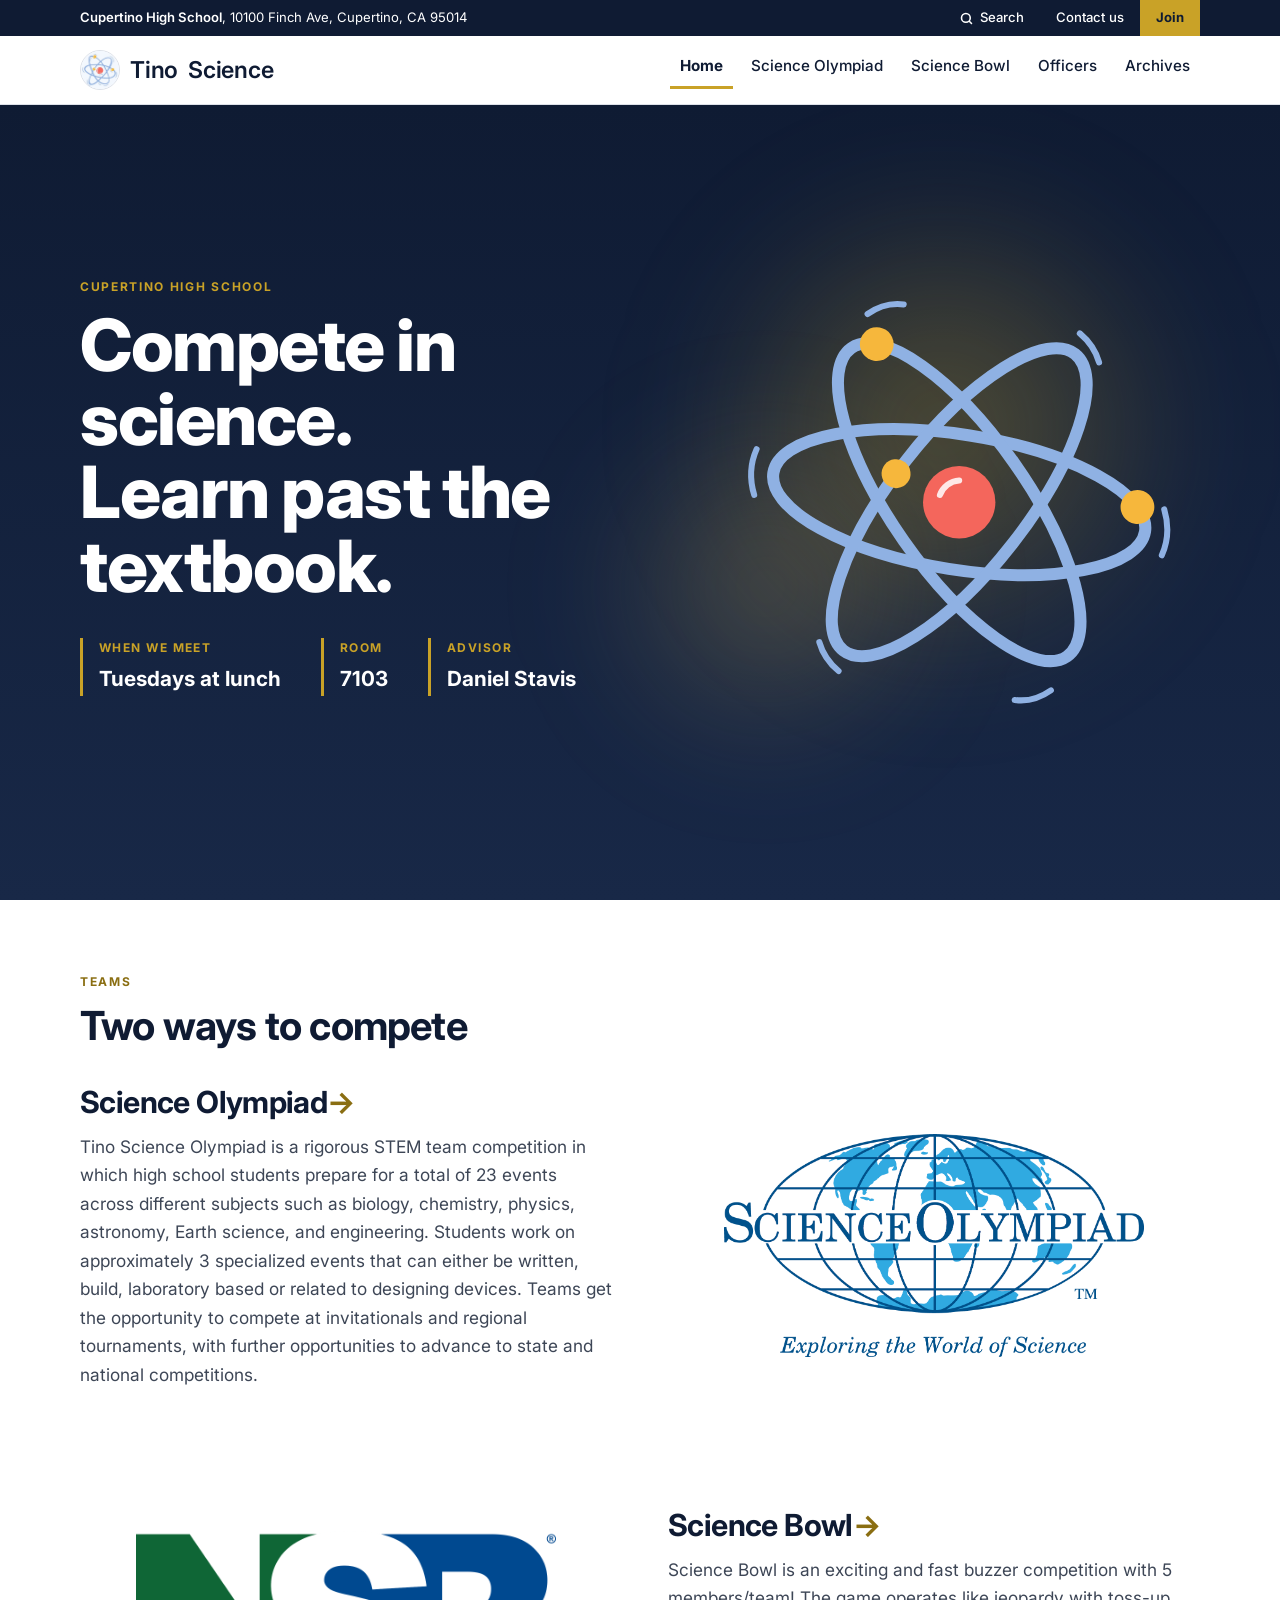
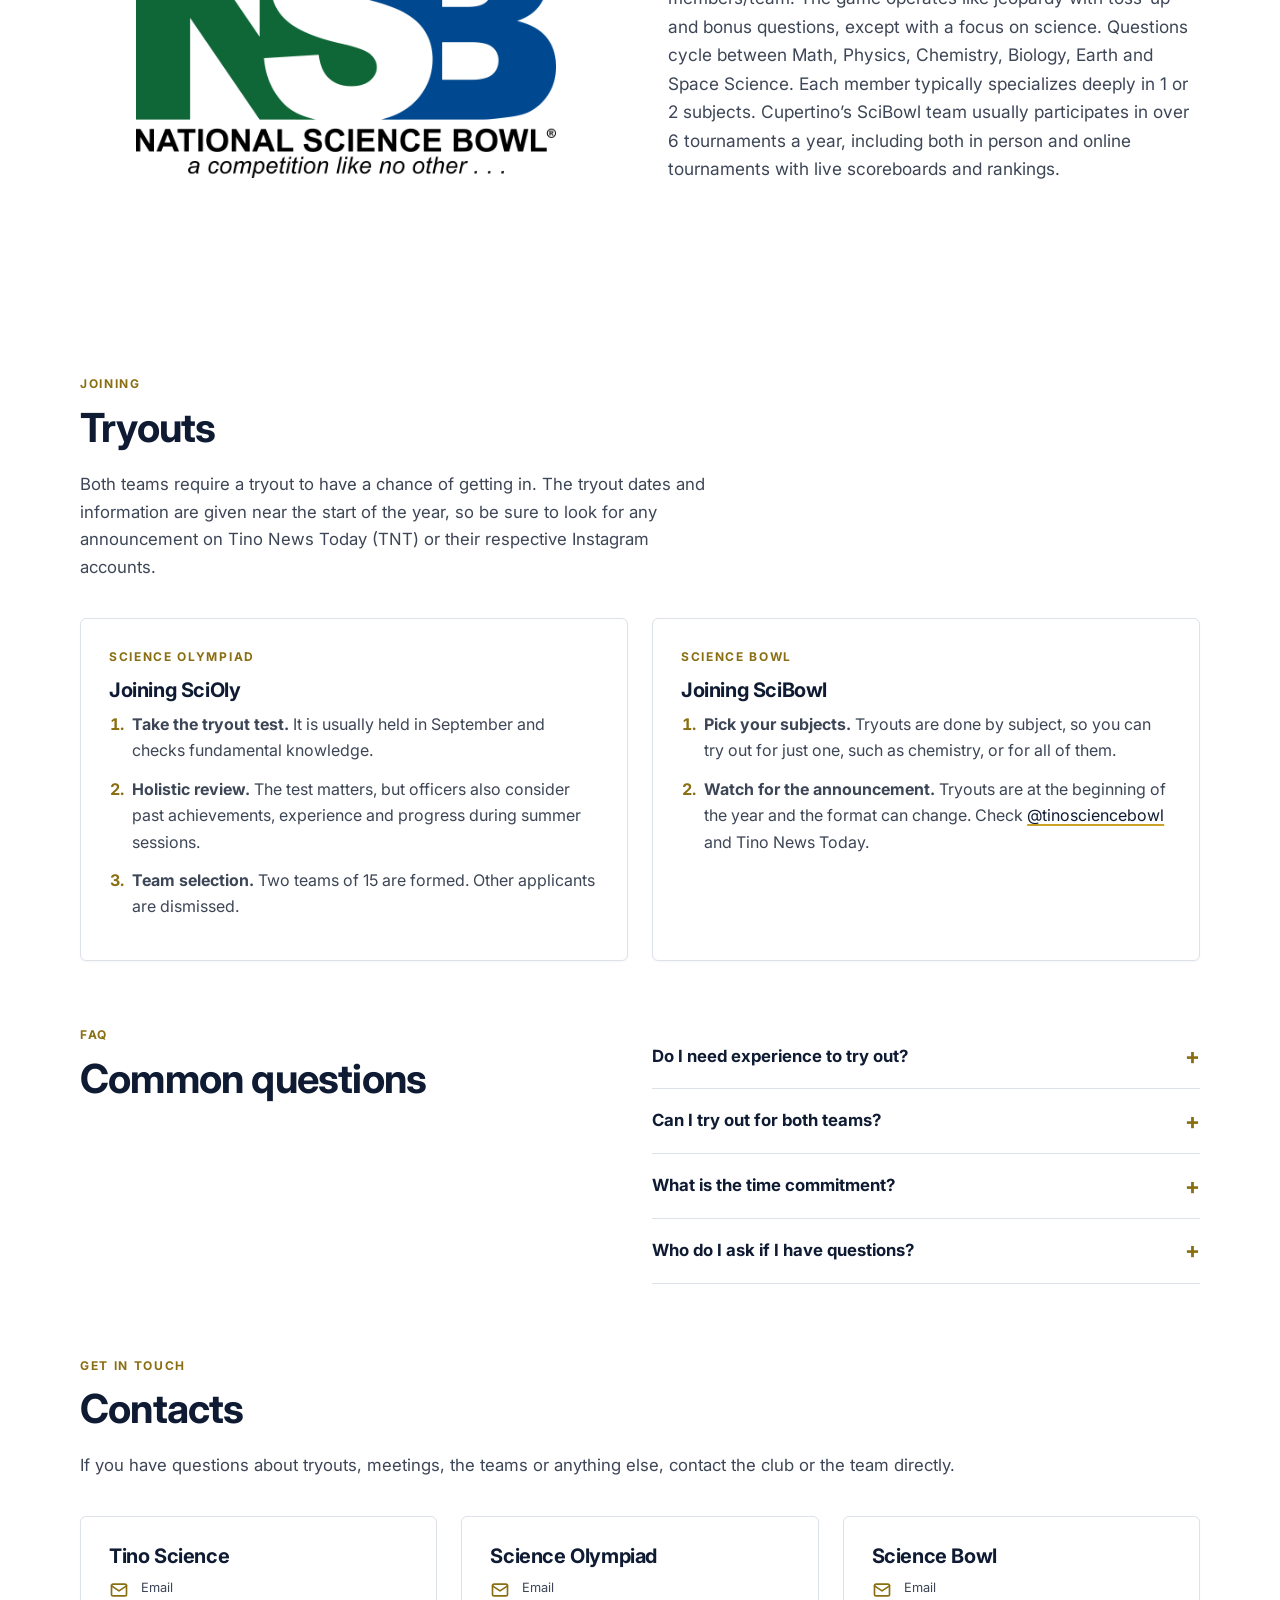
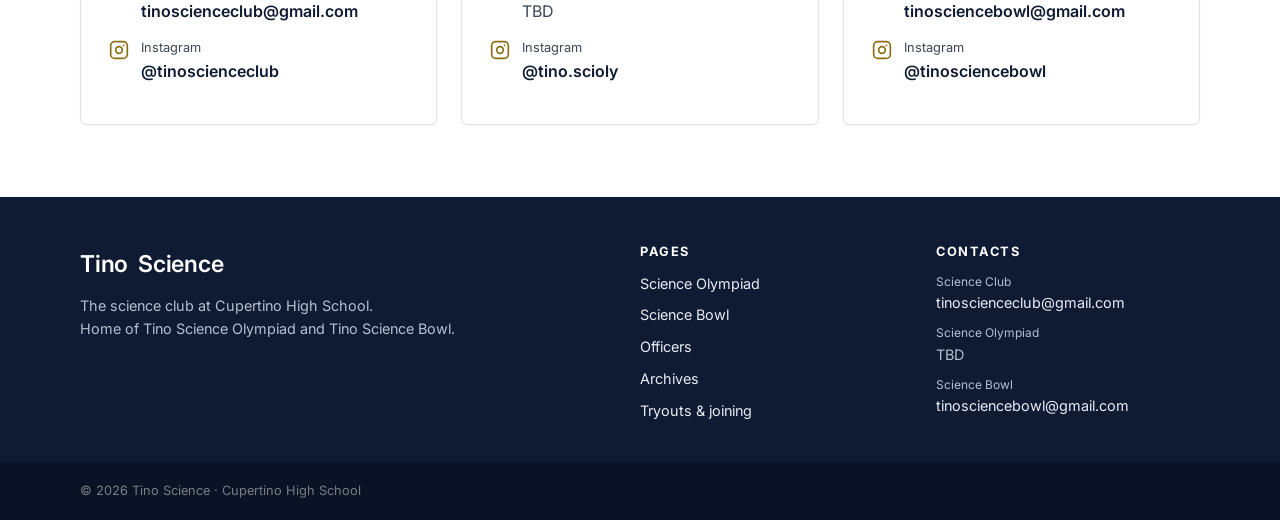
<file: index.html>
<!-- 
 

<!doctype html> : every HTML page start with this 
<head> : behind teh scenes info and does show on the page
<html lang="en"> : just means the language english  

<body> : everything visitors actually see 



-->

<!DOCTYPE html>
<html lang="en">
<head>
  <meta charset="UTF-8">
  <meta name="viewport" content="width=device-width, initial-scale=1">
  <title>Tino Science — Cupertino High School Science Club</title>
  <meta name="description" content="Tino Science is the science club at Cupertino High School, home of the Science Olympiad and Science Bowl competition teams. Learn what each team does and how to join.">
  <meta name="theme-color" content="#0F1B33">
  <link rel="icon" href="images/logo.jpg">
  <link rel="preconnect" href="https://fonts.googleapis.com">
  <link rel="preconnect" href="https://fonts.gstatic.com" crossorigin>
  <link href="https://fonts.googleapis.com/css2?family=Inter:wght@400;500;600;700;800&display=swap" rel="stylesheet">
  <link rel="stylesheet" href="style.css">
</head>
<body id="top">
  <a class="skip-link" href="#main">Skip to content</a>

  <!-- top bar (same on every page) -->
  <div class="topbar">
    <div class="container">
      <a class="topbar-school" href="https://chs.fuhsd.org/" target="_blank" rel="noopener">Cupertino High School<span class="topbar-address">, 10100 Finch Ave, Cupertino, CA 95014</span></a>
      <div class="topbar-links">
        <button class="topbar-search" type="button" aria-expanded="false" aria-controls="site-search">
          <svg width="15" height="15" viewBox="0 0 24 24" fill="none" stroke="currentColor" stroke-width="2.5" stroke-linecap="round" aria-hidden="true"><circle cx="11" cy="11" r="7"/><path d="m20 20-3.5-3.5"/></svg>
          Search
        </button>
        <a href="index.html#contact">Contact us</a>
        <a class="topbar-cta" href="index.html#join">Join</a>
      </div>
    </div>
  </div>

  <!-- search panel: opens under the top bar when "search" is clicked. script.js fills in the results -->
  <div class="search-panel" id="site-search" hidden>
    <div class="container">
      <label class="search-label" for="search-input">Search this site</label>
      <input id="search-input" type="search" placeholder="Try &quot;tryouts&quot;, &quot;Room&quot; or &quot;Astronomy&quot;" autocomplete="off">
      <p class="search-status" aria-live="polite"></p>
      <ul class="search-results"></ul>
    </div>
  </div>

  <!-- navigation (same on every page) -->
  <header class="nav">
    <div class="container">
      <a class="brand" href="index.html"><img src="images/logo-mark.jpg" alt="" width="40" height="40">Tino<span>Science</span></a>
      <button class="nav-toggle" aria-expanded="false" aria-controls="nav-links" aria-label="Open menu">
        <svg width="22" height="22" viewBox="0 0 24 24" fill="none" stroke="currentColor" stroke-width="2" stroke-linecap="round" aria-hidden="true"><path d="M4 7h16M4 12h16M4 17h16"/></svg>
      </button>
      <ul class="nav-links" id="nav-links">
        <li><a href="index.html">Home</a></li>
        <li><a href="scioly.html">Science Olympiad</a></li>
        <li><a href="scibowl.html">Science Bowl</a></li>
        <li><a href="team.html">Officers</a></li>
        <li><a href="archive.html">Archives</a></li>
      </ul>
    </div>
  </header>

  <main id="main">

    <!-- hero -->
    <section class="hero on-navy">
      <div class="container">
        <div class="hero-grid">
          <div class="hero-copy">
            <span class="eyebrow">Cupertino High School</span>
            <h1>Compete in science. <br> Learn past the textbook.</h1>
            <!-- meeting info: day, room and advisor. edit the three values below -->
            <dl class="hero-facts">
              <div><dt>When we meet</dt><dd>Tuesdays at lunch</dd></div>
              <div><dt>Room</dt><dd>7103</dd></div>
              <div><dt>Advisor</dt><dd>Daniel Stavis</dd></div>
            </dl>
          </div>

          <!-- atom pictuer. a still drawing (svg) in the style of the club logo:
               three thick blue rings, a red center and three yellow electrons.
               colors: rings #8fb1e3, center #f4665c, electrons #f6b73c -->
          <div class="hero-visual" aria-hidden="true">
            <svg class="atom-flat" viewBox="0 0 200 200">
              <!-- the three rings -->
              <g fill="none" stroke="#8FB1E3" stroke-width="5">
                <ellipse cx="100" cy="100" rx="78" ry="28" transform="rotate(9 100 100)"/>
                <ellipse cx="100" cy="100" rx="78" ry="28" transform="rotate(55 100 100)"/>
                <ellipse cx="100" cy="100" rx="78" ry="28" transform="rotate(-52 100 100)"/>
              </g>
              <!-- small "motion" dashes around the rings, like the logo -->
              <g fill="none" stroke="#8FB1E3" stroke-width="2.5" stroke-linecap="round">
                <path d="M16 78 q-4 9 -1 19"/>
                <path d="M184 122 q4 -9 1 -19"/>
                <path d="M62 22 q7 -5 15 -4"/>
                <path d="M138 178 q-7 5 -15 4"/>
                <path d="M150 30 q6 5 8 12"/>
                <path d="M50 170 q-6 -5 -8 -12"/>
              </g>
              <!-- red center with a small shine -->
              <circle cx="100" cy="100" r="15" fill="#F4665C"/>
              <path d="M92 97 a9 9 0 0 1 8 -6" fill="none" stroke="#fff" stroke-width="2.5" stroke-linecap="round" opacity="0.85"/>
              <!-- three yellow electrons, one sitting on each ring -->
              <g fill="#F6B73C">
                <g transform="rotate(9 100 100)"><circle cx="173.3" cy="90.4" r="7"/></g>
                <g transform="rotate(55 100 100)"><circle cx="26.7" cy="90.4" r="7"/></g>
                <g transform="rotate(-52 100 100)"><circle cx="93.2" cy="72.1" r="6"/></g>
              </g>
            </svg>
          </div>
        </div>
      </div>
    </section>

    <!-- our teams: one picture + discription row per team, linking to its page -->
    <section class="section" id="teams">
      <div class="container">
        <div class="section-head reveal">
          <span class="eyebrow">Teams</span>
          <h2>Two ways to compete</h2>
        </div>

        <div class="feature-row">
          <div class="feature-text reveal">
            <h3><a class="title-link" href="scioly.html">Science Olympiad</a></h3>
            <p>Tino Science Olympiad is a rigorous STEM team competition in which high school students prepare for a total of 23 events across different subjects such as biology, chemistry, physics, astronomy, Earth science, and engineering. Students work on approximately 3 specialized events that can either be written, build, laboratory based or related to designing devices. Teams get the opportunity to compete at invitationals and regional tournaments, with further opportunities to advance to state and national competitions.</p>
          </div>
          <!-- official science olympiad logo (from soinc.org/logo_samples) -->
          <figure class="feature-media logo-panel reveal">
            <img src="images/scioly-logo.png" alt="Science Olympiad logo: Exploring the World of Science" loading="lazy">
          </figure>
        </div>

        <div class="feature-row flip">
          <div class="feature-text reveal">
            <h3><a class="title-link" href="scibowl.html">Science Bowl</a></h3>
            <p>Science Bowl is an exciting and fast buzzer competition with 5 members/team! The game operates like jeopardy with toss-up and bonus questions, except with a focus on science. Questions cycle between Math, Physics, Chemistry, Biology, Earth and Space Science. Each member typically specializes deeply in 1 or 2 subjects. Cupertino’s SciBowl team usually participates in over 6 tournaments a year, including both in person and online tournaments with live scoreboards and rankings.</p>
          </div>
          <!-- official national science bowl logo (from science.osti.gov/wdts/nsb/about/logos). dont alter it -->
          <figure class="feature-media logo-panel logo-panel-white reveal">
            <img src="images/scibowl-logo.png" alt="National Science Bowl logo: a competition like no other" loading="lazy">
          </figure>
        </div>
      </div>
    </section>

    <!-- tryouts and how to join -->
    <section class="section" id="join">
      <div class="container">
        <div class="section-head reveal">
          <span class="eyebrow">Joining</span>
          <h2>Tryouts</h2>
          <p>Both teams require a tryout to have a chance of getting in. The tryout dates and information are given near the start of the year, so be sure to look for any announcement on Tino News Today (TNT) or their respective Instagram accounts.</p>
        </div>
        <div class="grid-2">
          <div class="card reveal">
            <span class="eyebrow">Science Olympiad</span>
            <h3>Joining SciOly</h3>
            <ol class="steps">
              <li><strong>Take the tryout test.</strong> It is usually held in September and checks fundamental knowledge.</li>
              <li><strong>Holistic review.</strong> The test matters, but officers also consider past achievements, experience and progress during summer sessions.</li>
              <li><strong>Team selection.</strong> Two teams of 15 are formed. Other applicants are dismissed.</li>            </ol>
          </div>
          <div class="card reveal">
            <span class="eyebrow">Science Bowl</span>
            <h3>Joining SciBowl</h3>
            <ol class="steps">
              <li><strong>Pick your subjects.</strong> Tryouts are done by subject, so you can try out for just one, such as chemistry, or for all of them.</li>
              <li><strong>Watch for the announcement.</strong> Tryouts are at the beginning of the year and the format can change. Check <a href="https://www.instagram.com/tinosciencebowl" target="_blank" rel="noopener">@tinosciencebowl</a> and Tino News Today.</li>
            </ol>
          </div>
        </div>
        <div class="grid-2 faq-block">
          <div class="section-head reveal">
            <span class="eyebrow">FAQ</span>
            <h2>Common questions</h2>
          </div>
          <div class="reveal">
            <details class="faq">
              <summary>Do I need experience to try out?</summary>
              <p>No experience is necessary. Tryouts are open to every Tino student in all grades. All you need is a curious mind and excitement for science.</p>
            </details>
            <details class="faq">
              <summary>Can I try out for both teams?</summary>
              <p>Tryouts are held separately for each team. If you are interested in both, contact each team and get their permission.</p>
            </details>
            <details class="faq">
              <summary>What is the time commitment?</summary>
              <p>SciBowl practices twice a week plus team bonding. SciOly partners set their own study routine, and teams must attend every invitational and the March regional.</p>
            </details>
            <details class="faq">
              <summary>Who do I ask if I have questions?</summary>
              <p>You can contact either team directly using the details in the <a href="#contact">Contacts section</a>. For general questions about the club, email <a href="mailto:tinoscienceclub@gmail.com">tinoscienceclub@gmail.com</a>.</p>
            </details>
          </div>
        </div>
      </div>
    </section>

    <!-- contact -->
    <section class="section" id="contact">
      <div class="container">
        <div class="section-head">
          <span class="eyebrow">Get in touch</span>
          <h2>Contacts</h2>
          <p>If you have questions about tryouts, meetings, the teams or anything else, contact the club or the team directly.</p>
        </div>
        <div class="grid-3 reveal">
          <div class="card">
            <h3>Tino Science</h3>
            <ul class="contact-list">
              <li>
                <svg viewBox="0 0 24 24" fill="none" stroke="currentColor" stroke-width="2" stroke-linecap="round" stroke-linejoin="round" aria-hidden="true"><rect x="3" y="5" width="18" height="14" rx="2"/><path d="m3 7 9 6 9-6"/></svg>
                <div><span class="label">Email</span><a href="mailto:tinoscienceclub@gmail.com">tinoscienceclub@gmail.com</a></div>
              </li>
              <li>
                <svg viewBox="0 0 24 24" fill="none" stroke="currentColor" stroke-width="2" stroke-linecap="round" stroke-linejoin="round" aria-hidden="true"><rect x="2" y="2" width="20" height="20" rx="5"/><circle cx="12" cy="12" r="4"/><circle cx="17.5" cy="6.5" r="1" fill="currentColor" stroke="none"/></svg>
                <div><span class="label">Instagram</span><a href="https://www.instagram.com/tinoscienceclub/" target="_blank" rel="noopener">@tinoscienceclub</a></div>
              </li>
            </ul>
          </div>
          <div class="card">
            <h3>Science Olympiad</h3>
            <!-- scioly email still needed from the club -->
            <ul class="contact-list">
              <li>
                <svg viewBox="0 0 24 24" fill="none" stroke="currentColor" stroke-width="2" stroke-linecap="round" stroke-linejoin="round" aria-hidden="true"><rect x="3" y="5" width="18" height="14" rx="2"/><path d="m3 7 9 6 9-6"/></svg>
                <div><span class="label">Email</span>TBD</div>
              </li>
              <li>
                <svg viewBox="0 0 24 24" fill="none" stroke="currentColor" stroke-width="2" stroke-linecap="round" stroke-linejoin="round" aria-hidden="true"><rect x="2" y="2" width="20" height="20" rx="5"/><circle cx="12" cy="12" r="4"/><circle cx="17.5" cy="6.5" r="1" fill="currentColor" stroke="none"/></svg>
                <div><span class="label">Instagram</span><a href="https://www.instagram.com/tino.scioly/" target="_blank" rel="noopener">@tino.scioly</a></div>
              </li>
            </ul>
          </div>
          <div class="card">
            <h3>Science Bowl</h3>
            <ul class="contact-list">
              <li>
                <svg viewBox="0 0 24 24" fill="none" stroke="currentColor" stroke-width="2" stroke-linecap="round" stroke-linejoin="round" aria-hidden="true"><rect x="3" y="5" width="18" height="14" rx="2"/><path d="m3 7 9 6 9-6"/></svg>
                <div><span class="label">Email</span><a href="mailto:tinosciencebowl@gmail.com">tinosciencebowl@gmail.com</a></div>
              </li>
              <li>
                <svg viewBox="0 0 24 24" fill="none" stroke="currentColor" stroke-width="2" stroke-linecap="round" stroke-linejoin="round" aria-hidden="true"><rect x="2" y="2" width="20" height="20" rx="5"/><circle cx="12" cy="12" r="4"/><circle cx="17.5" cy="6.5" r="1" fill="currentColor" stroke="none"/></svg>
                <div><span class="label">Instagram</span><a href="https://www.instagram.com/tinosciencebowl" target="_blank" rel="noopener">@tinosciencebowl</a></div>
              </li>
            </ul>
          </div>
        </div>
      </div>
    </section>

  </main>

  <!-- footer (same on every page) -->
  <footer class="footer">
    <div class="container">
      <div class="footer-grid">
        <div>
          <a class="brand" href="index.html">Tino<span>Science</span></a>
          <p>The science club at Cupertino High School.<br>Home of Tino Science Olympiad and Tino Science Bowl.</p>
        </div>
        <div>
          <h4>Pages</h4>
          <ul>
            <li><a href="scioly.html">Science Olympiad</a></li>
            <li><a href="scibowl.html">Science Bowl</a></li>
            <li><a href="team.html">Officers</a></li>
            <li><a href="archive.html">Archives</a></li>
            <li><a href="index.html#join">Tryouts &amp; joining</a></li>
          </ul>
        </div>
        <div>
          <h4>Contacts</h4>
          <ul>
            <li><span class="footer-label">Science Club</span><a href="mailto:tinoscienceclub@gmail.com">tinoscienceclub@gmail.com</a></li>
            <li><span class="footer-label">Science Olympiad</span>TBD</li>
            <li><span class="footer-label">Science Bowl</span><a href="mailto:tinosciencebowl@gmail.com">tinosciencebowl@gmail.com</a></li>
          </ul>
        </div>
      </div>
      <div class="footer-bottom">
        <span>© <span data-year>2026</span> Tino Science · Cupertino High School</span>
      </div>
    </div>
  </footer>

  <script src="script.js"></script>
</body>
</html>
</file>
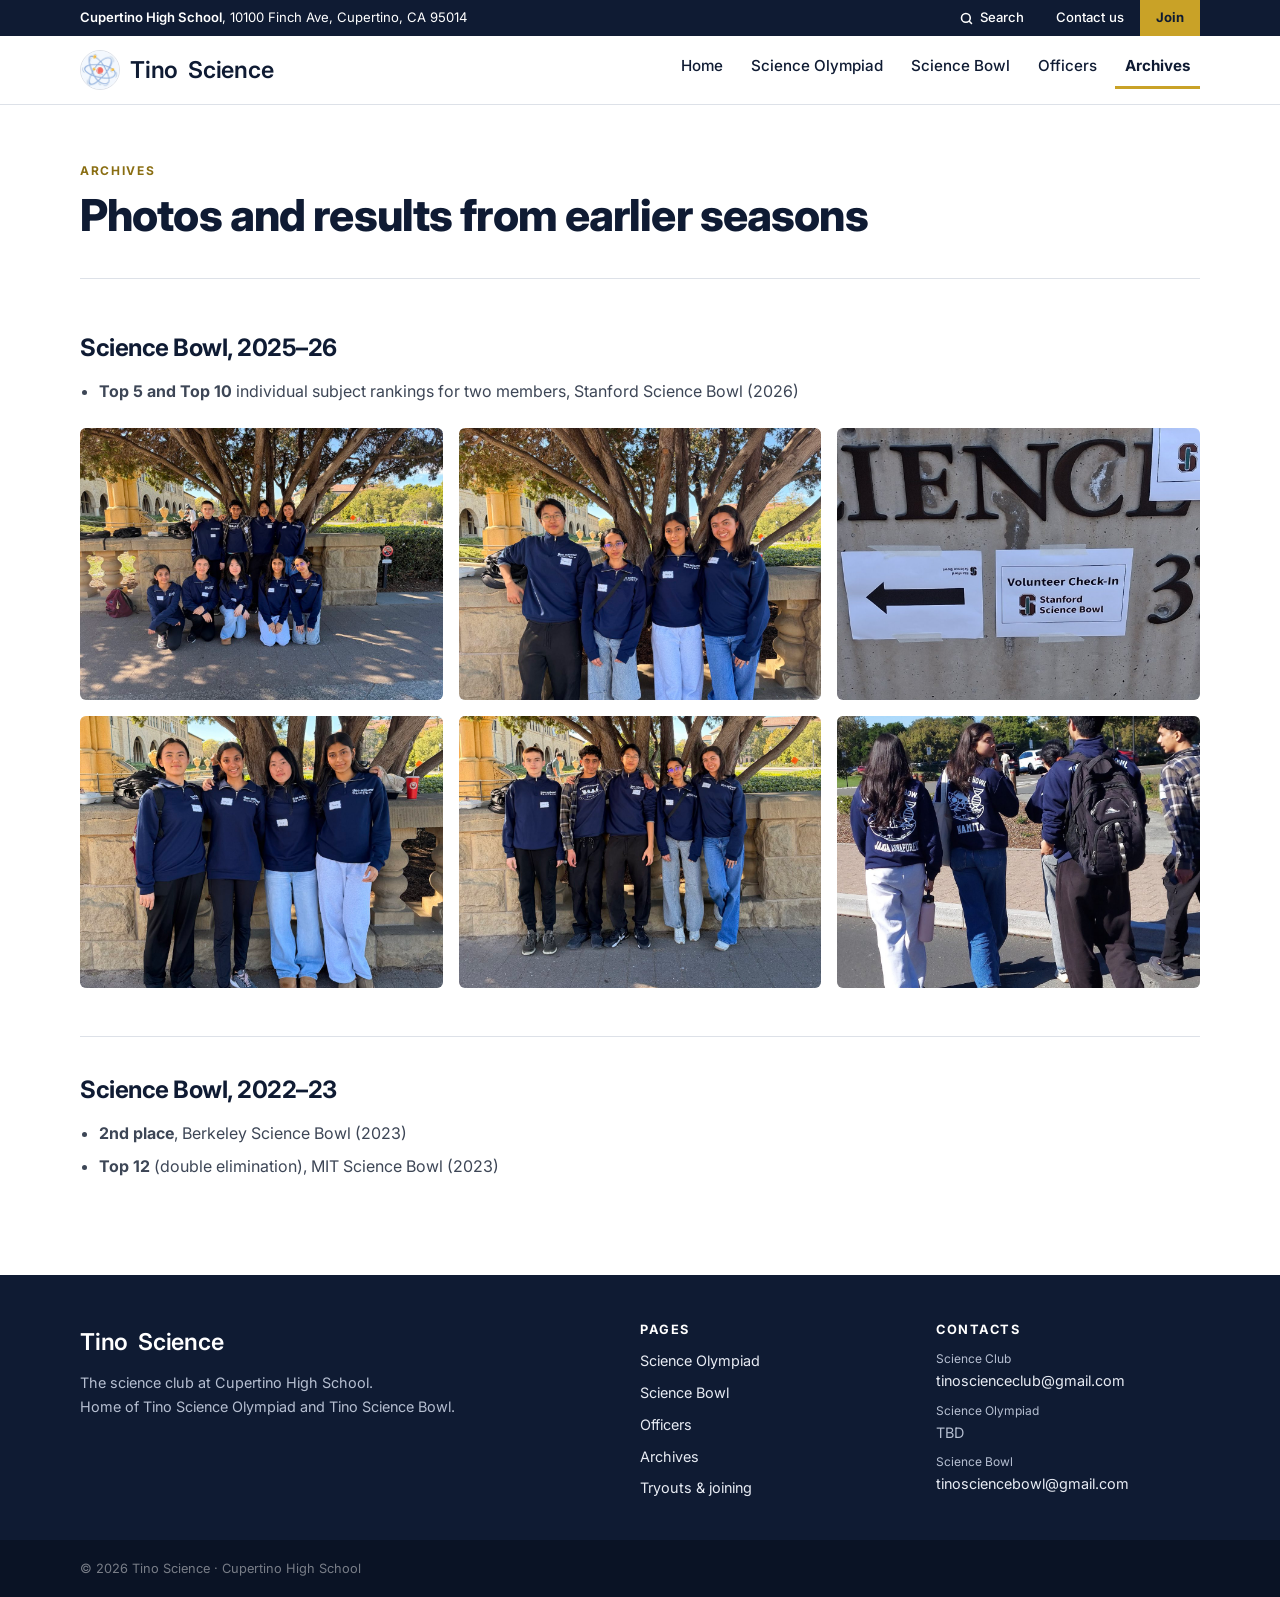
<file: archive.html>
<!DOCTYPE html>
<html lang="en">
<head>
  <meta charset="UTF-8">
  <meta name="viewport" content="width=device-width, initial-scale=1">
  <title>Archives — Tino Science</title>
  <meta name="description" content="Photos and results from past Tino Science Olympiad and Tino Science Bowl seasons.">
  <meta name="theme-color" content="#0F1B33">
  <link rel="icon" href="images/logo.jpg">
  <link rel="preconnect" href="https://fonts.googleapis.com">
  <link rel="preconnect" href="https://fonts.gstatic.com" crossorigin>
  <link href="https://fonts.googleapis.com/css2?family=Inter:wght@400;500;600;700;800&display=swap" rel="stylesheet">
  <link rel="stylesheet" href="style.css">
</head>
<body id="top">
  <a class="skip-link" href="#main">Skip to content</a>

  <!-- top bar (same on every page) -->
  <div class="topbar">
    <div class="container">
      <a class="topbar-school" href="https://chs.fuhsd.org/" target="_blank" rel="noopener">Cupertino High School<span class="topbar-address">, 10100 Finch Ave, Cupertino, CA 95014</span></a>
      <div class="topbar-links">
        <button class="topbar-search" type="button" aria-expanded="false" aria-controls="site-search">
          <svg width="15" height="15" viewBox="0 0 24 24" fill="none" stroke="currentColor" stroke-width="2.5" stroke-linecap="round" aria-hidden="true"><circle cx="11" cy="11" r="7"/><path d="m20 20-3.5-3.5"/></svg>
          Search
        </button>
        <a href="index.html#contact">Contact us</a>
        <a class="topbar-cta" href="index.html#join">Join</a>
      </div>
    </div>
  </div>

  <!-- search panel: opens under the top bar when "search" is clicked. script.js fills in the results -->
  <div class="search-panel" id="site-search" hidden>
    <div class="container">
      <label class="search-label" for="search-input">Search this site</label>
      <input id="search-input" type="search" placeholder="Try &quot;tryouts&quot;, &quot;Room&quot; or &quot;Astronomy&quot;" autocomplete="off">
      <p class="search-status" aria-live="polite"></p>
      <ul class="search-results"></ul>
    </div>
  </div>

  <!-- navigation (same on every page) -->
  <header class="nav">
    <div class="container">
      <a class="brand" href="index.html"><img src="images/logo-mark.jpg" alt="" width="40" height="40">Tino<span>Science</span></a>
      <button class="nav-toggle" aria-expanded="false" aria-controls="nav-links" aria-label="Open menu">
        <svg width="22" height="22" viewBox="0 0 24 24" fill="none" stroke="currentColor" stroke-width="2" stroke-linecap="round" aria-hidden="true"><path d="M4 7h16M4 12h16M4 17h16"/></svg>
      </button>
      <ul class="nav-links" id="nav-links">
        <li><a href="index.html">Home</a></li>
        <li><a href="scioly.html">Science Olympiad</a></li>
        <li><a href="scibowl.html">Science Bowl</a></li>
        <li><a href="team.html">Officers</a></li>
        <li><a href="archive.html">Archives</a></li>
      </ul>
    </div>
  </header>

  <main id="main">

    <section class="page-hero">
      <div class="container">
        <span class="eyebrow">Archives</span>
        <h1>Photos and results from earlier seasons</h1>
      </div>
    </section>

    <!-- archives
         to add a photo: put it in images/archive/, then copy one
         <figure class="media reveal"> block and change the file name, the alt
         text (a short discription) and teh caption.
         to start a new season: copy a whole <div class="season"> block and put
         it above the older one, so the newest season is first -->
    <section class="section" id="archives">
      <div class="container">
        <div class="season">
          <h3 class="season-title reveal">Science Bowl, 2025–26</h3>
          <ul class="results reveal">
            <li><strong>Top 5 and Top 10</strong> individual subject rankings for two members, Stanford Science Bowl (2026)</li>
          </ul>
          <div class="gallery">
            <figure class="media reveal">
              <img src="images/archive/scibowl-2025-26-1.jpg" alt="The full Tino Science Bowl team posing under a tree at Stanford" loading="lazy">
            </figure>
            <figure class="media reveal">
              <img src="images/archive/scibowl-2025-26-2.jpg" alt="Four Science Bowl teammates at Stanford" loading="lazy">
            </figure>
            <figure class="media reveal">
              <img src="images/archive/scibowl-2025-26-3.jpg" alt="Check-in sign for Stanford Science Bowl" loading="lazy">
            </figure>
            <figure class="media reveal">
              <img src="images/archive/scibowl-2025-26-4.jpg" alt="Four Science Bowl teammates under a tree at Stanford" loading="lazy">
            </figure>
            <figure class="media reveal">
              <img src="images/archive/scibowl-2025-26-5.jpg" alt="Five Science Bowl teammates in team hoodies" loading="lazy">
            </figure>
            <figure class="media reveal">
              <img src="images/archive/scibowl-2025-26-6.jpg" alt="Science Bowl members walking across the Stanford campus" loading="lazy">
            </figure>
          </div>
        </div>

        <div class="season reveal">
          <h3 class="season-title">Science Bowl, 2022–23</h3>
          <ul class="results">
            <li><strong>2nd place</strong>, Berkeley Science Bowl (2023)</li>
            <li><strong>Top 12</strong> (double elimination), MIT Science Bowl (2023)</li>
          </ul>
        </div>
      </div>
    </section>

  </main>

  <!-- footer (same on every page) -->
  <footer class="footer">
    <div class="container">
      <div class="footer-grid">
        <div>
          <a class="brand" href="index.html">Tino<span>Science</span></a>
          <p>The science club at Cupertino High School.<br>Home of Tino Science Olympiad and Tino Science Bowl.</p>
        </div>
        <div>
          <h4>Pages</h4>
          <ul>
            <li><a href="scioly.html">Science Olympiad</a></li>
            <li><a href="scibowl.html">Science Bowl</a></li>
            <li><a href="team.html">Officers</a></li>
            <li><a href="archive.html">Archives</a></li>
            <li><a href="index.html#join">Tryouts &amp; joining</a></li>
          </ul>
        </div>
        <div>
          <h4>Contacts</h4>
          <ul>
            <li><span class="footer-label">Science Club</span><a href="mailto:tinoscienceclub@gmail.com">tinoscienceclub@gmail.com</a></li>
            <li><span class="footer-label">Science Olympiad</span>TBD</li>
            <li><span class="footer-label">Science Bowl</span><a href="mailto:tinosciencebowl@gmail.com">tinosciencebowl@gmail.com</a></li>
          </ul>
        </div>
      </div>
      <div class="footer-bottom">
        <span>© <span data-year>2026</span> Tino Science · Cupertino High School</span>
      </div>
    </div>
  </footer>

  <script src="script.js"></script>
</body>
</html>
</file>
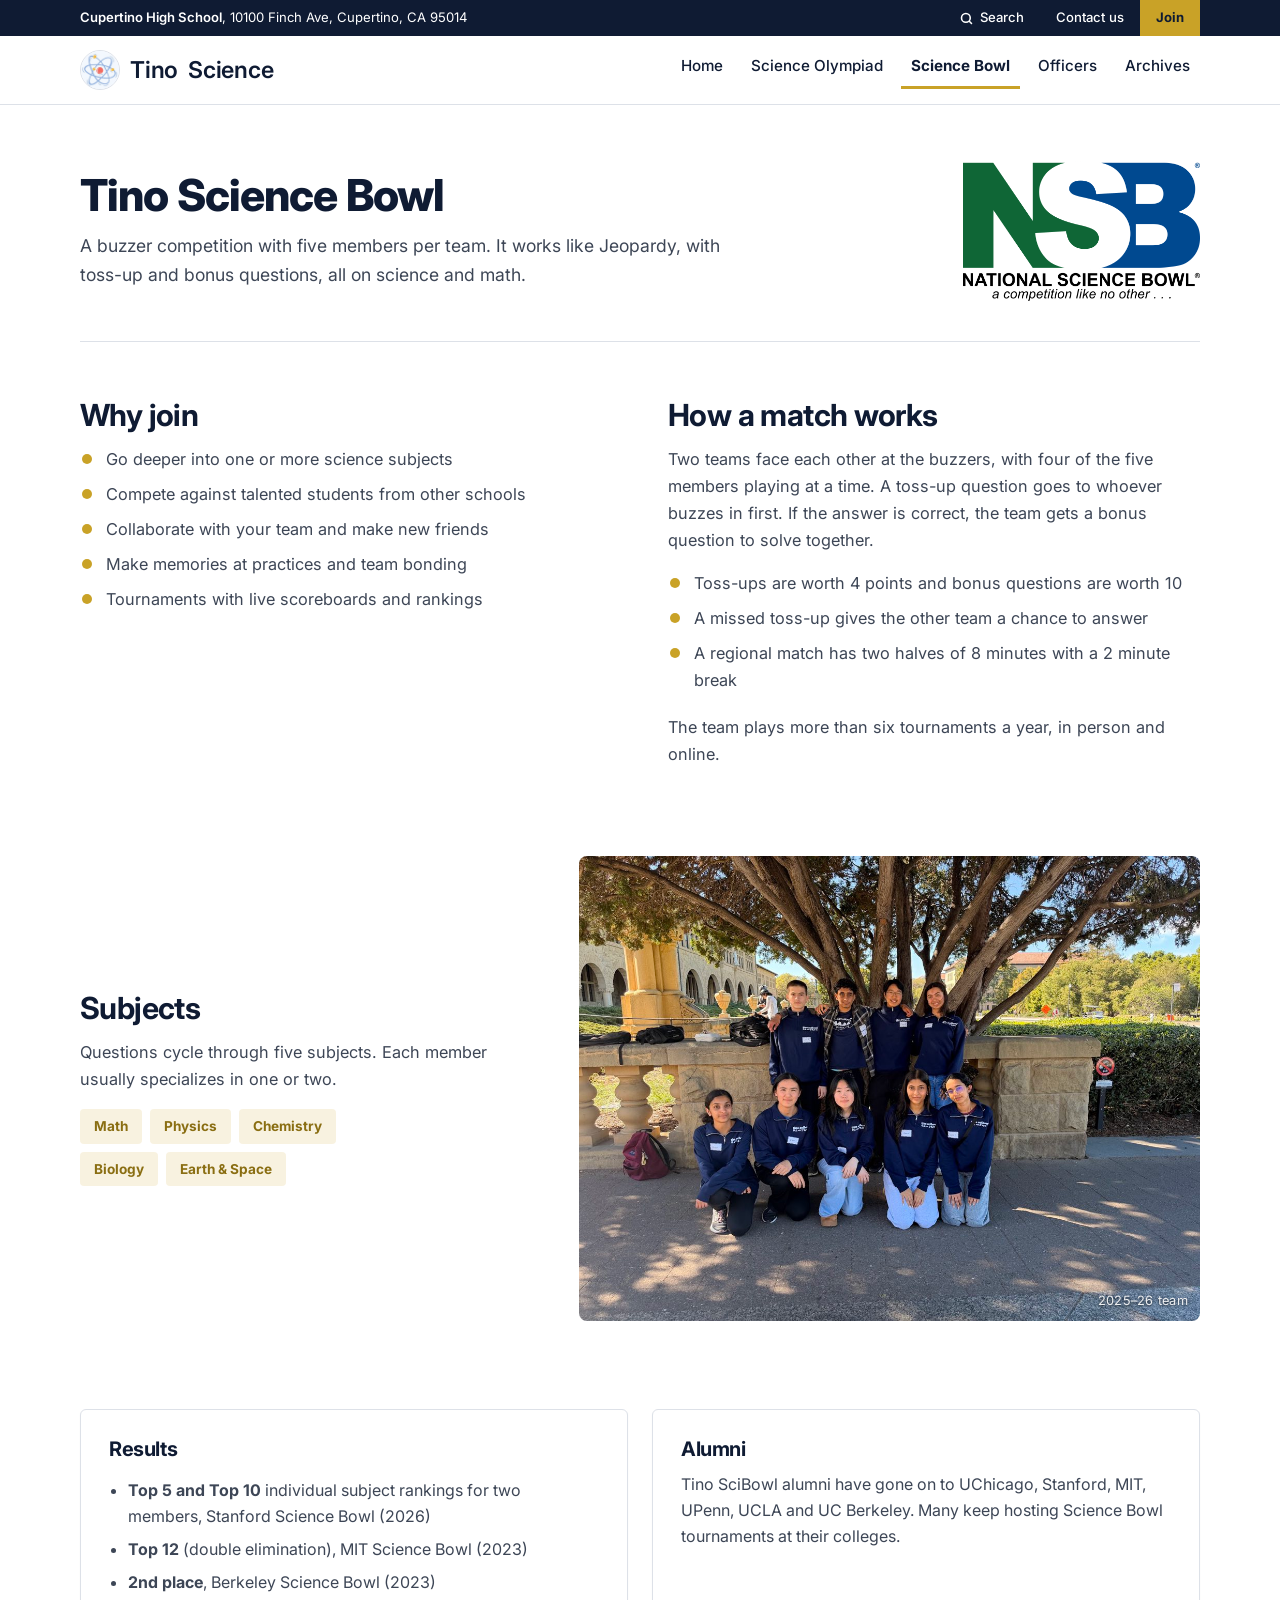
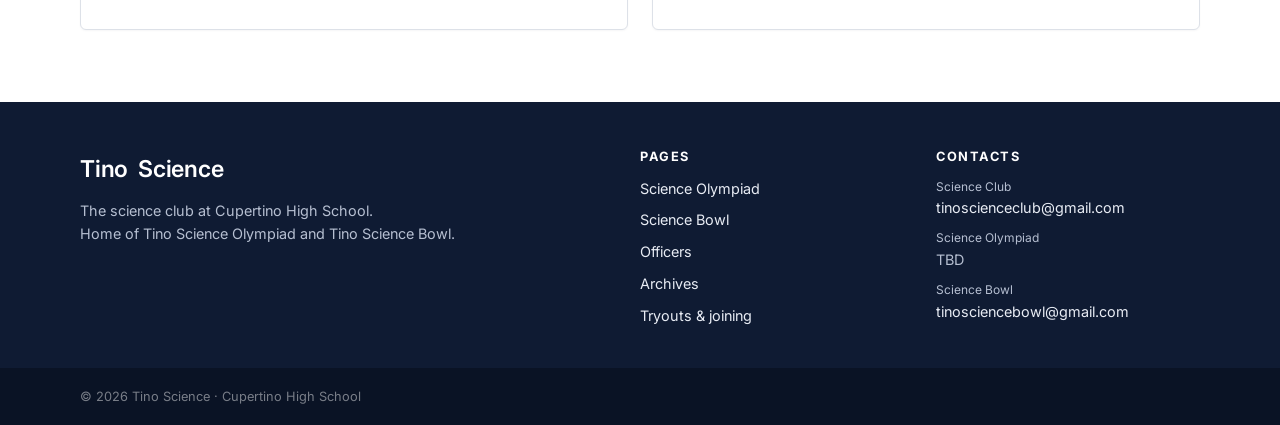
<file: scibowl.html>
<!DOCTYPE html>
<html lang="en">
<head>
  <meta charset="UTF-8">
  <meta name="viewport" content="width=device-width, initial-scale=1">
  <title>Science Bowl — Tino Science</title>
  <meta name="description" content="Tino Science Bowl: a fast-paced buzzer competition across math, physics, chemistry, biology and Earth &amp; space science. How matches work, team culture and results.">
  <meta name="theme-color" content="#0F1B33">
  <link rel="icon" href="images/logo.jpg">
  <link rel="preconnect" href="https://fonts.googleapis.com">
  <link rel="preconnect" href="https://fonts.gstatic.com" crossorigin>
  <link href="https://fonts.googleapis.com/css2?family=Inter:wght@400;500;600;700;800&display=swap" rel="stylesheet">
  <link rel="stylesheet" href="style.css">
</head>
<body id="top">
  <a class="skip-link" href="#main">Skip to content</a>

  <!-- top bar (same on every page) -->
  <div class="topbar">
    <div class="container">
      <a class="topbar-school" href="https://chs.fuhsd.org/" target="_blank" rel="noopener">Cupertino High School<span class="topbar-address">, 10100 Finch Ave, Cupertino, CA 95014</span></a>
      <div class="topbar-links">
        <button class="topbar-search" type="button" aria-expanded="false" aria-controls="site-search">
          <svg width="15" height="15" viewBox="0 0 24 24" fill="none" stroke="currentColor" stroke-width="2.5" stroke-linecap="round" aria-hidden="true"><circle cx="11" cy="11" r="7"/><path d="m20 20-3.5-3.5"/></svg>
          Search
        </button>
        <a href="index.html#contact">Contact us</a>
        <a class="topbar-cta" href="index.html#join">Join</a>
      </div>
    </div>
  </div>

  <!-- search panel: opens under the top bar when "search" is clicked. script.js fills in the results -->
  <div class="search-panel" id="site-search" hidden>
    <div class="container">
      <label class="search-label" for="search-input">Search this site</label>
      <input id="search-input" type="search" placeholder="Try &quot;tryouts&quot;, &quot;Room&quot; or &quot;Astronomy&quot;" autocomplete="off">
      <p class="search-status" aria-live="polite"></p>
      <ul class="search-results"></ul>
    </div>
  </div>

  <!-- navigation (same on every page) -->
  <header class="nav">
    <div class="container">
      <a class="brand" href="index.html"><img src="images/logo-mark.jpg" alt="" width="40" height="40">Tino<span>Science</span></a>
      <button class="nav-toggle" aria-expanded="false" aria-controls="nav-links" aria-label="Open menu">
        <svg width="22" height="22" viewBox="0 0 24 24" fill="none" stroke="currentColor" stroke-width="2" stroke-linecap="round" aria-hidden="true"><path d="M4 7h16M4 12h16M4 17h16"/></svg>
      </button>
      <ul class="nav-links" id="nav-links">
        <li><a href="index.html">Home</a></li>
        <li><a href="scioly.html">Science Olympiad</a></li>
        <li><a href="scibowl.html">Science Bowl</a></li>
        <li><a href="team.html">Officers</a></li>
        <li><a href="archive.html">Archives</a></li>
      </ul>
    </div>
  </header>

  <main id="main">

    <section class="page-hero">
      <div class="container hero-with-logo">
        <div>
        <h1>Tino Science Bowl</h1>
        <p class="lead">A buzzer competition with five members per team. It works like Jeopardy, with toss-up and bonus questions, all on science and math.</p>
        </div>
        <img class="hero-logo" src="images/scibowl-logo.png" alt="National Science Bowl logo">
      </div>
    </section>

    <!-- science bowl: why join and how a match works (same layout as the
         science olympiad page), then subjects, results and alumni.
         photos are in the images/ folder. to change one, replace the file
         (keep the same name) or change the src below -->
    <section class="section" id="scibowl">
      <div class="container">
        <!-- why join + how a match works: two plain text columns, side by side -->
        <div class="info-pair">
          <div class="feature-text reveal">
            <h3>Why join</h3>
            <ul class="check-list">
              <li>Go deeper into one or more science subjects</li>
              <li>Compete against talented students from other schools</li>
              <li>Collaborate with your team and make new friends</li>
              <li>Make memories at practices and team bonding</li>
              <li>Tournaments with live scoreboards and rankings</li>
            </ul>
          </div>
          <div class="feature-text reveal">
            <h3>How a match works</h3>
            <!-- these rules come from the official 2027 National Science Bowl rules -->
            <p>Two teams face each other at the buzzers, with four of the five members playing at a time. A toss-up question goes to whoever buzzes in first. If the answer is correct, the team gets a bonus question to solve together.</p>
            <ul class="check-list">
              <li>Toss-ups are worth 4 points and bonus questions are worth 10</li>
              <li>A missed toss-up gives the other team a chance to answer</li>
              <li>A regional match has two halves of 8 minutes with a 2 minute break</li>
            </ul>
            <p>The team plays more than six tournaments a year, in person and online.</p>
          </div>
        </div>

        <div class="feature-row">
          <div class="feature-text reveal">
            <h3>Subjects</h3>
            <p>Questions cycle through five subjects. Each member usually specializes in one or two.</p>
            <ul class="chips">
              <li>Math</li><li>Physics</li><li>Chemistry</li>
              <!-- chip-break starts a new row -->
              <li class="chip-break" aria-hidden="true"></li>
              <li>Biology</li><li>Earth &amp; Space</li>
            </ul>
          </div>
          <figure class="feature-media has-tag reveal">
            <img src="images/archive/scibowl-2025-26-1.jpg" alt="All ten Tino Science Bowl members in navy team hoodies at Stanford" loading="lazy">
            <!-- small label in the corner of the picture. change the text when the photo changes -->
            <figcaption class="photo-tag">2025–26 team</figcaption>
          </figure>
        </div>

        <div class="grid-2 reveal">
          <div class="card">
            <h3>Results</h3>
            <!-- add new results at the top of this list -->
            <ul>
              <li><strong>Top 5 and Top 10</strong> individual subject rankings for two members, Stanford Science Bowl (2026)</li>
              <li><strong>Top 12</strong> (double elimination), MIT Science Bowl (2023)</li>
              <li><strong>2nd place</strong>, Berkeley Science Bowl (2023)</li>
            </ul>
          </div>
          <div class="card">
            <h3>Alumni</h3>
            <p>Tino SciBowl alumni have gone on to UChicago, Stanford, MIT, UPenn, UCLA and UC Berkeley. Many keep hosting Science Bowl tournaments at their colleges.</p>
          </div>
        </div>
      </div>
    </section>

  </main>

  <!-- footer (same on every page) -->
  <footer class="footer">
    <div class="container">
      <div class="footer-grid">
        <div>
          <a class="brand" href="index.html">Tino<span>Science</span></a>
          <p>The science club at Cupertino High School.<br>Home of Tino Science Olympiad and Tino Science Bowl.</p>
        </div>
        <div>
          <h4>Pages</h4>
          <ul>
            <li><a href="scioly.html">Science Olympiad</a></li>
            <li><a href="scibowl.html">Science Bowl</a></li>
            <li><a href="team.html">Officers</a></li>
            <li><a href="archive.html">Archives</a></li>
            <li><a href="index.html#join">Tryouts &amp; joining</a></li>
          </ul>
        </div>
        <div>
          <h4>Contacts</h4>
          <ul>
            <li><span class="footer-label">Science Club</span><a href="mailto:tinoscienceclub@gmail.com">tinoscienceclub@gmail.com</a></li>
            <li><span class="footer-label">Science Olympiad</span>TBD</li>
            <li><span class="footer-label">Science Bowl</span><a href="mailto:tinosciencebowl@gmail.com">tinosciencebowl@gmail.com</a></li>
          </ul>
        </div>
      </div>
      <div class="footer-bottom">
        <span>© <span data-year>2026</span> Tino Science · Cupertino High School</span>
      </div>
    </div>
  </footer>

  <script src="script.js"></script>
</body>
</html>
</file>
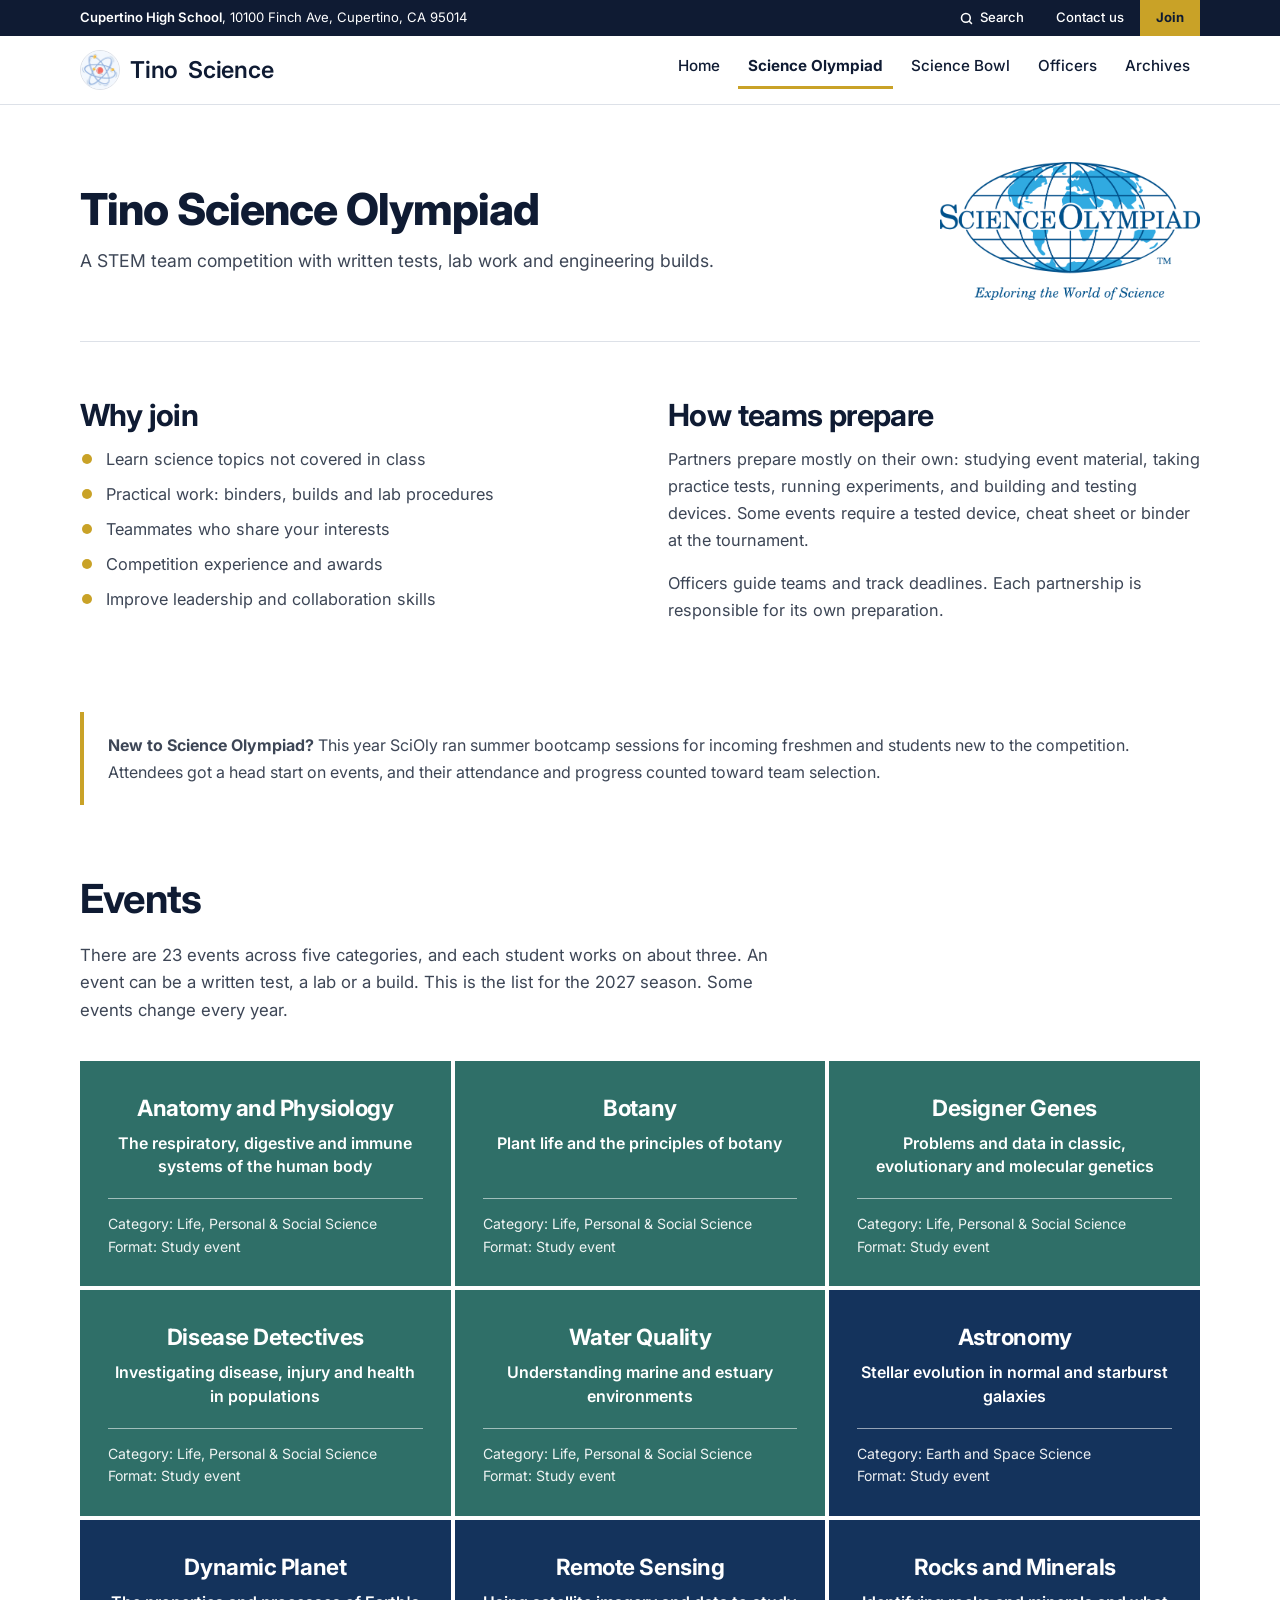
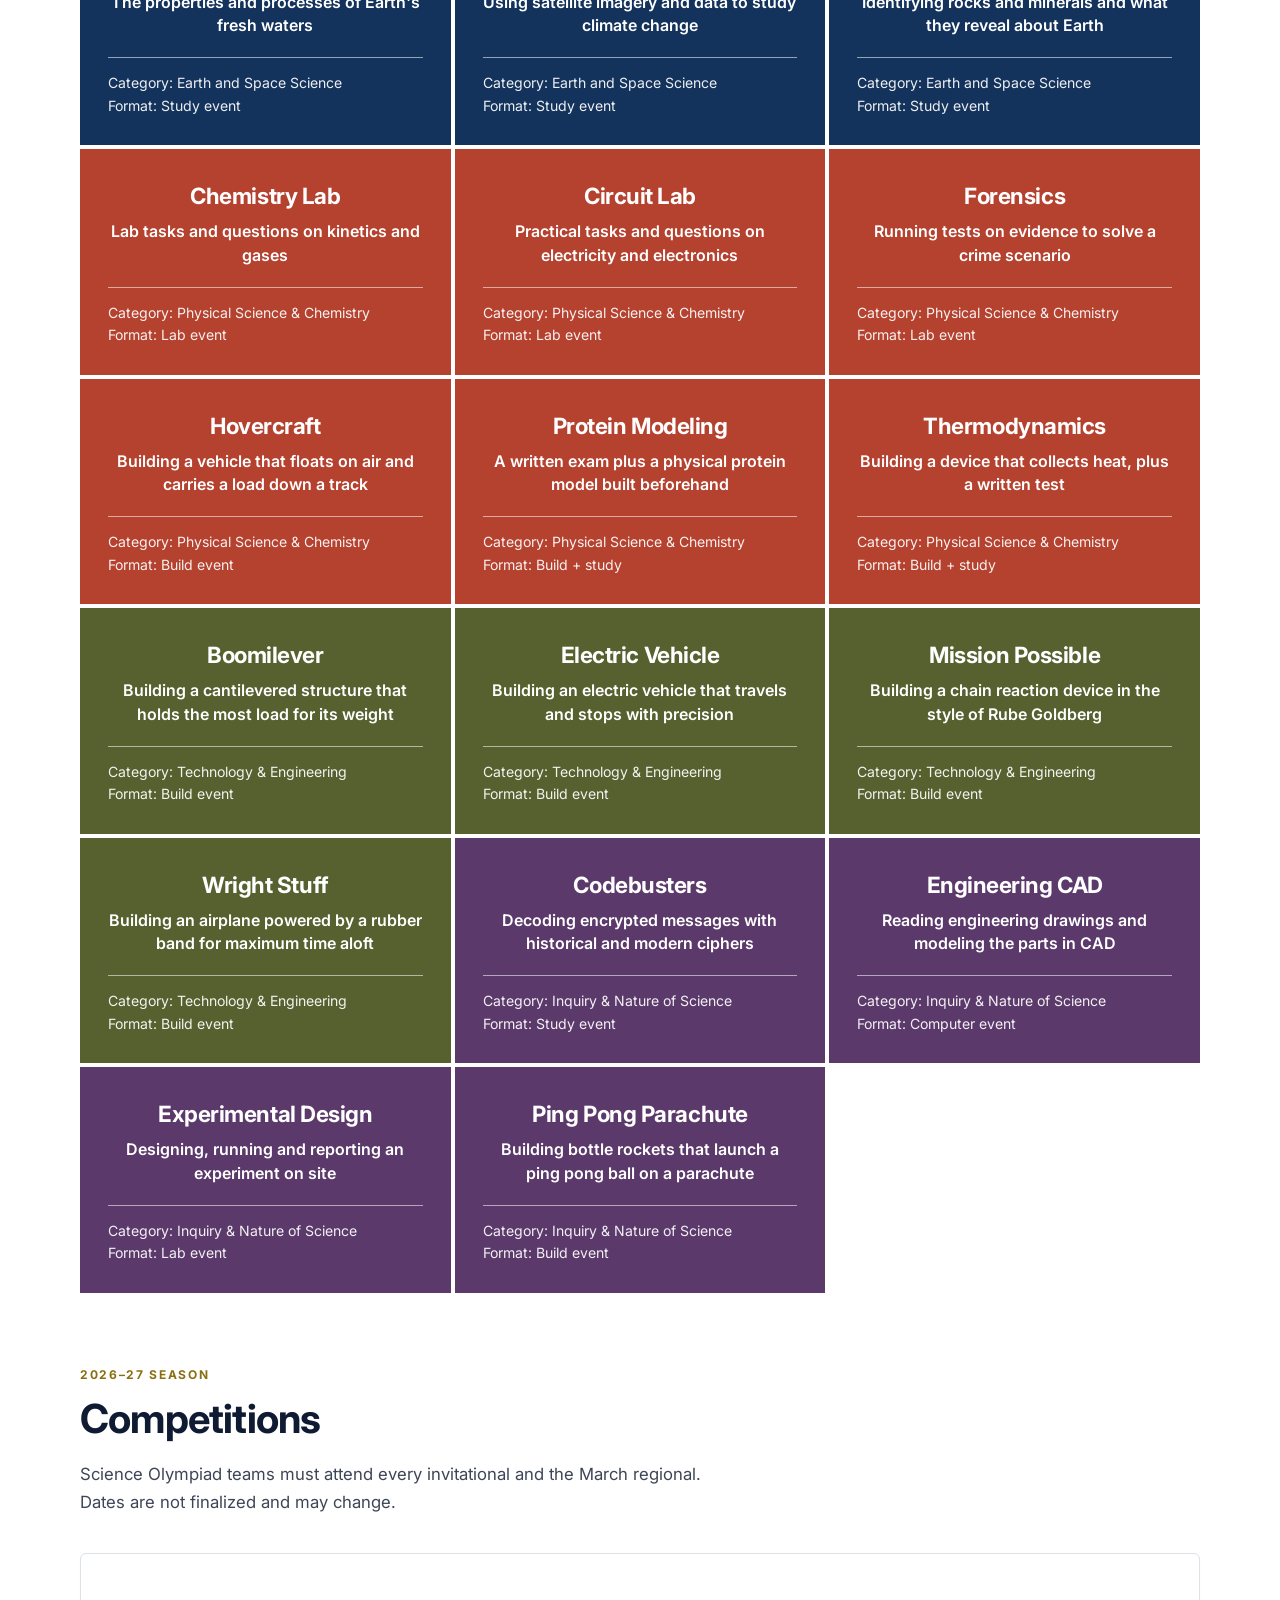
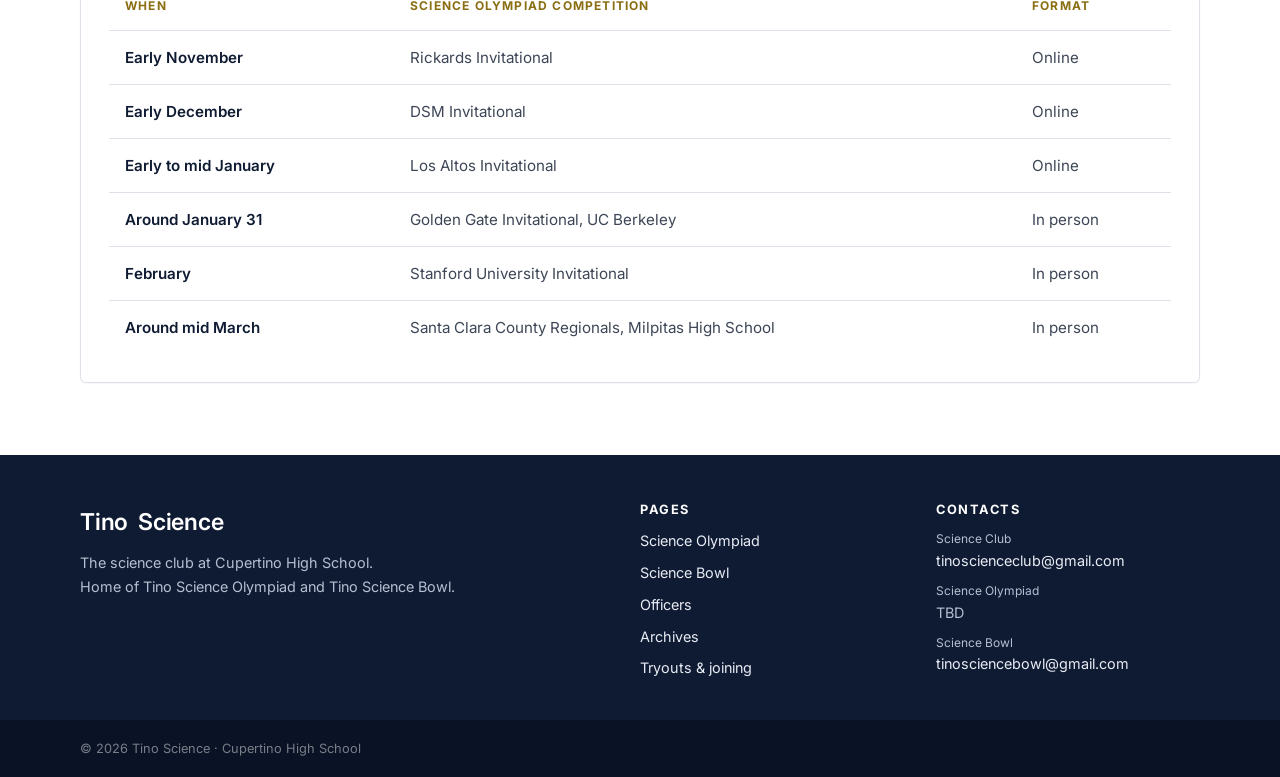
<file: scioly.html>
<!DOCTYPE html>
<html lang="en">
<head>
  <meta charset="UTF-8">
  <meta name="viewport" content="width=device-width, initial-scale=1">
  <title>Science Olympiad — Tino Science</title>
  <meta name="description" content="Tino Science Olympiad: 23 events across biology, chemistry, physics, astronomy, Earth science and engineering. What members do, how teams prepare, and the competition schedule.">
  <meta name="theme-color" content="#0F1B33">
  <link rel="icon" href="images/logo.jpg">
  <link rel="preconnect" href="https://fonts.googleapis.com">
  <link rel="preconnect" href="https://fonts.gstatic.com" crossorigin>
  <link href="https://fonts.googleapis.com/css2?family=Inter:wght@400;500;600;700;800&display=swap" rel="stylesheet">
  <link rel="stylesheet" href="style.css">
</head>
<body id="top">
  <a class="skip-link" href="#main">Skip to content</a>

  <!-- top bar (same on every page) -->
  <div class="topbar">
    <div class="container">
      <a class="topbar-school" href="https://chs.fuhsd.org/" target="_blank" rel="noopener">Cupertino High School<span class="topbar-address">, 10100 Finch Ave, Cupertino, CA 95014</span></a>
      <div class="topbar-links">
        <button class="topbar-search" type="button" aria-expanded="false" aria-controls="site-search">
          <svg width="15" height="15" viewBox="0 0 24 24" fill="none" stroke="currentColor" stroke-width="2.5" stroke-linecap="round" aria-hidden="true"><circle cx="11" cy="11" r="7"/><path d="m20 20-3.5-3.5"/></svg>
          Search
        </button>
        <a href="index.html#contact">Contact us</a>
        <a class="topbar-cta" href="index.html#join">Join</a>
      </div>
    </div>
  </div>

  <!-- search panel: opens under the top bar when "search" is clicked. script.js fills in the results -->
  <div class="search-panel" id="site-search" hidden>
    <div class="container">
      <label class="search-label" for="search-input">Search this site</label>
      <input id="search-input" type="search" placeholder="Try &quot;tryouts&quot;, &quot;Room&quot; or &quot;Astronomy&quot;" autocomplete="off">
      <p class="search-status" aria-live="polite"></p>
      <ul class="search-results"></ul>
    </div>
  </div>

  <!-- navigation (same on every page) -->
  <header class="nav">
    <div class="container">
      <a class="brand" href="index.html"><img src="images/logo-mark.jpg" alt="" width="40" height="40">Tino<span>Science</span></a>
      <button class="nav-toggle" aria-expanded="false" aria-controls="nav-links" aria-label="Open menu">
        <svg width="22" height="22" viewBox="0 0 24 24" fill="none" stroke="currentColor" stroke-width="2" stroke-linecap="round" aria-hidden="true"><path d="M4 7h16M4 12h16M4 17h16"/></svg>
      </button>
      <ul class="nav-links" id="nav-links">
        <li><a href="index.html">Home</a></li>
        <li><a href="scioly.html">Science Olympiad</a></li>
        <li><a href="scibowl.html">Science Bowl</a></li>
        <li><a href="team.html">Officers</a></li>
        <li><a href="archive.html">Archives</a></li>
      </ul>
    </div>
  </header>

  <main id="main">

    <section class="page-hero">
      <div class="container hero-with-logo">
        <div>
        <h1>Tino Science Olympiad</h1>
        <p class="lead">A STEM team competition with written tests, lab work and engineering builds.</p>
        </div>
        <img class="hero-logo" src="images/scioly-logo.png" alt="Science Olympiad logo">
      </div>
    </section>

    <!-- science olympiad: how teams prepare, why join, then the 23 event tiles -->
    <section class="section" id="scioly">
      <div class="container">
        <!-- why join + how teams prepare: two plain text columns, side by side -->
        <div class="info-pair">
          <div class="feature-text reveal">
            <h3>Why join</h3>
            <ul class="check-list">
              <li>Learn science topics not covered in class</li>
              <li>Practical work: binders, builds and lab procedures</li>
              <li>Teammates who share your interests</li>
              <li>Competition experience and awards</li>
              <li>Improve leadership and collaboration skills</li>
            </ul>
          </div>
          <div class="feature-text reveal">
            <h3>How teams prepare</h3>
            <p>Partners prepare mostly on their own: studying event material, taking practice tests, running experiments, and building and testing devices. Some events require a tested device, cheat sheet or binder at the tournament.</p>
            <p>Officers guide teams and track deadlines. Each partnership is responsible for its own preparation.</p>
          </div>
        </div>

        <!-- summer bootcamp note, moved here from the home page -->
        <div class="callout reveal">
          <p><strong>New to Science Olympiad?</strong> This year SciOly ran summer bootcamp sessions for incoming freshmen and students new to the competition. Attendees got a head start on events, and their attendance and progress counted toward team selection.</p>
        </div>

        <div class="prose events-intro reveal">
          <h2>Events</h2>
          <p>There are 23 events across five categories, and each student works on about three. An event can be a written test, a lab or a build. This is the list for the 2027 season. Some events change every year.</p>
        </div>

        <!-- the 23 events. one tile per event, colored by catagory.
             this is the 2027 division c list from soinc.org. events change a
             litle each season, so update the tiles every fall.
             tile colors: cat-life, cat-earth, cat-phys, cat-tech, cat-inq -->
        <ul class="event-tiles">
          <li class="event-tile cat-life reveal">
            <h3>Anatomy and Physiology</h3>
            <p class="event-about">The respiratory, digestive and immune systems of the human body</p>
            <p class="event-meta">Category: Life, Personal &amp; Social Science<br>Format: Study event</p>
          </li>
          <li class="event-tile cat-life reveal">
            <h3>Botany</h3>
            <p class="event-about">Plant life and the principles of botany</p>
            <p class="event-meta">Category: Life, Personal &amp; Social Science<br>Format: Study event</p>
          </li>
          <li class="event-tile cat-life reveal">
            <h3>Designer Genes</h3>
            <p class="event-about">Problems and data in classic, evolutionary and molecular genetics</p>
            <p class="event-meta">Category: Life, Personal &amp; Social Science<br>Format: Study event</p>
          </li>
          <li class="event-tile cat-life reveal">
            <h3>Disease Detectives</h3>
            <p class="event-about">Investigating disease, injury and health in populations</p>
            <p class="event-meta">Category: Life, Personal &amp; Social Science<br>Format: Study event</p>
          </li>
          <li class="event-tile cat-life reveal">
            <h3>Water Quality</h3>
            <p class="event-about">Understanding marine and estuary environments</p>
            <p class="event-meta">Category: Life, Personal &amp; Social Science<br>Format: Study event</p>
          </li>
          <li class="event-tile cat-earth reveal">
            <h3>Astronomy</h3>
            <p class="event-about">Stellar evolution in normal and starburst galaxies</p>
            <p class="event-meta">Category: Earth and Space Science<br>Format: Study event</p>
          </li>
          <li class="event-tile cat-earth reveal">
            <h3>Dynamic Planet</h3>
            <p class="event-about">The properties and processes of Earth's fresh waters</p>
            <p class="event-meta">Category: Earth and Space Science<br>Format: Study event</p>
          </li>
          <li class="event-tile cat-earth reveal">
            <h3>Remote Sensing</h3>
            <p class="event-about">Using satellite imagery and data to study climate change</p>
            <p class="event-meta">Category: Earth and Space Science<br>Format: Study event</p>
          </li>
          <li class="event-tile cat-earth reveal">
            <h3>Rocks and Minerals</h3>
            <p class="event-about">Identifying rocks and minerals and what they reveal about Earth</p>
            <p class="event-meta">Category: Earth and Space Science<br>Format: Study event</p>
          </li>
          <li class="event-tile cat-phys reveal">
            <h3>Chemistry Lab</h3>
            <p class="event-about">Lab tasks and questions on kinetics and gases</p>
            <p class="event-meta">Category: Physical Science &amp; Chemistry<br>Format: Lab event</p>
          </li>
          <li class="event-tile cat-phys reveal">
            <h3>Circuit Lab</h3>
            <p class="event-about">Practical tasks and questions on electricity and electronics</p>
            <p class="event-meta">Category: Physical Science &amp; Chemistry<br>Format: Lab event</p>
          </li>
          <li class="event-tile cat-phys reveal">
            <h3>Forensics</h3>
            <p class="event-about">Running tests on evidence to solve a crime scenario</p>
            <p class="event-meta">Category: Physical Science &amp; Chemistry<br>Format: Lab event</p>
          </li>
          <li class="event-tile cat-phys reveal">
            <h3>Hovercraft</h3>
            <p class="event-about">Building a vehicle that floats on air and carries a load down a track</p>
            <p class="event-meta">Category: Physical Science &amp; Chemistry<br>Format: Build event</p>
          </li>
          <li class="event-tile cat-phys reveal">
            <h3>Protein Modeling</h3>
            <p class="event-about">A written exam plus a physical protein model built beforehand</p>
            <p class="event-meta">Category: Physical Science &amp; Chemistry<br>Format: Build + study</p>
          </li>
          <li class="event-tile cat-phys reveal">
            <h3>Thermodynamics</h3>
            <p class="event-about">Building a device that collects heat, plus a written test</p>
            <p class="event-meta">Category: Physical Science &amp; Chemistry<br>Format: Build + study</p>
          </li>
          <li class="event-tile cat-tech reveal">
            <h3>Boomilever</h3>
            <p class="event-about">Building a cantilevered structure that holds the most load for its weight</p>
            <p class="event-meta">Category: Technology &amp; Engineering<br>Format: Build event</p>
          </li>
          <li class="event-tile cat-tech reveal">
            <h3>Electric Vehicle</h3>
            <p class="event-about">Building an electric vehicle that travels and stops with precision</p>
            <p class="event-meta">Category: Technology &amp; Engineering<br>Format: Build event</p>
          </li>
          <li class="event-tile cat-tech reveal">
            <h3>Mission Possible</h3>
            <p class="event-about">Building a chain reaction device in the style of Rube Goldberg</p>
            <p class="event-meta">Category: Technology &amp; Engineering<br>Format: Build event</p>
          </li>
          <li class="event-tile cat-tech reveal">
            <h3>Wright Stuff</h3>
            <p class="event-about">Building an airplane powered by a rubber band for maximum time aloft</p>
            <p class="event-meta">Category: Technology &amp; Engineering<br>Format: Build event</p>
          </li>
          <li class="event-tile cat-inq reveal">
            <h3>Codebusters</h3>
            <p class="event-about">Decoding encrypted messages with historical and modern ciphers</p>
            <p class="event-meta">Category: Inquiry &amp; Nature of Science<br>Format: Study event</p>
          </li>
          <li class="event-tile cat-inq reveal">
            <h3>Engineering CAD</h3>
            <p class="event-about">Reading engineering drawings and modeling the parts in CAD</p>
            <p class="event-meta">Category: Inquiry &amp; Nature of Science<br>Format: Computer event</p>
          </li>
          <li class="event-tile cat-inq reveal">
            <h3>Experimental Design</h3>
            <p class="event-about">Designing, running and reporting an experiment on site</p>
            <p class="event-meta">Category: Inquiry &amp; Nature of Science<br>Format: Lab event</p>
          </li>
          <li class="event-tile cat-inq reveal">
            <h3>Ping Pong Parachute</h3>
            <p class="event-about">Building bottle rockets that launch a ping pong ball on a parachute</p>
            <p class="event-meta">Category: Inquiry &amp; Nature of Science<br>Format: Build event</p>
          </li>
        </ul>
      </div>
    </section>

    <!-- competitions. to update: edit the table rows below -->
    <section class="section" id="competitions">
      <div class="container">
        <div class="section-head reveal">
          <span class="eyebrow">2026–27 season</span>
          <h2>Competitions</h2>
          <p>Science Olympiad teams must attend every invitational and the March regional. Dates are not finalized and may change.</p>
        </div>
        <div class="card table-wrap reveal">
          <table class="schedule">
            <thead>
              <tr><th>When</th><th>Science Olympiad competition</th><th>Format</th></tr>
            </thead>
            <tbody>
              <tr><td>Early November</td><td>Rickards Invitational</td><td>Online</td></tr>
              <tr><td>Early December</td><td>DSM Invitational</td><td>Online</td></tr>
              <tr><td>Early to mid January</td><td>Los Altos Invitational</td><td>Online</td></tr>
              <tr><td>Around January 31</td><td>Golden Gate Invitational, UC Berkeley</td><td>In person</td></tr>
              <tr><td>February</td><td>Stanford University Invitational</td><td>In person</td></tr>
              <tr><td>Around mid March</td><td>Santa Clara County Regionals, Milpitas High School</td><td>In person</td></tr>
            </tbody>
          </table>
        </div>
      </div>
    </section>

  </main>

  <!-- footer (same on every page) -->
  <footer class="footer">
    <div class="container">
      <div class="footer-grid">
        <div>
          <a class="brand" href="index.html">Tino<span>Science</span></a>
          <p>The science club at Cupertino High School.<br>Home of Tino Science Olympiad and Tino Science Bowl.</p>
        </div>
        <div>
          <h4>Pages</h4>
          <ul>
            <li><a href="scioly.html">Science Olympiad</a></li>
            <li><a href="scibowl.html">Science Bowl</a></li>
            <li><a href="team.html">Officers</a></li>
            <li><a href="archive.html">Archives</a></li>
            <li><a href="index.html#join">Tryouts &amp; joining</a></li>
          </ul>
        </div>
        <div>
          <h4>Contacts</h4>
          <ul>
            <li><span class="footer-label">Science Club</span><a href="mailto:tinoscienceclub@gmail.com">tinoscienceclub@gmail.com</a></li>
            <li><span class="footer-label">Science Olympiad</span>TBD</li>
            <li><span class="footer-label">Science Bowl</span><a href="mailto:tinosciencebowl@gmail.com">tinosciencebowl@gmail.com</a></li>
          </ul>
        </div>
      </div>
      <div class="footer-bottom">
        <span>© <span data-year>2026</span> Tino Science · Cupertino High School</span>
      </div>
    </div>
  </footer>

  <script src="script.js"></script>
</body>
</html>
</file>
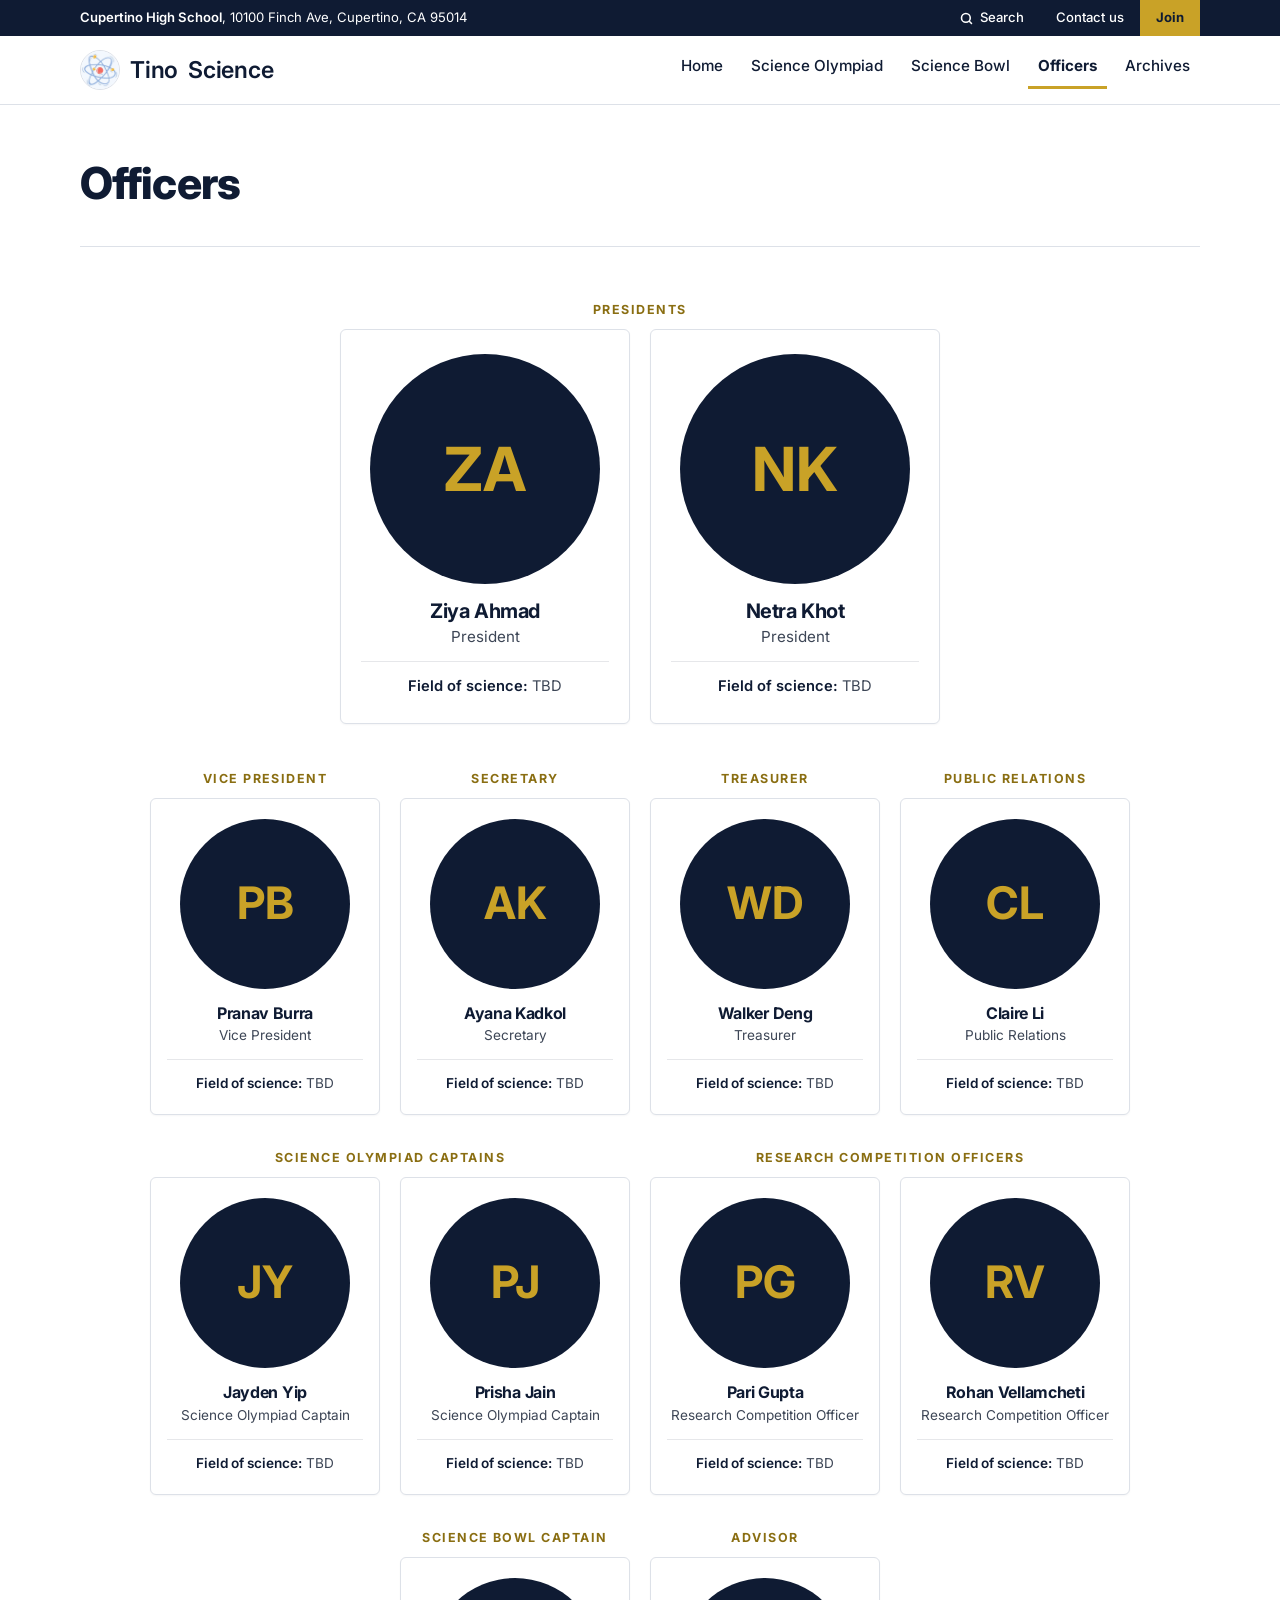
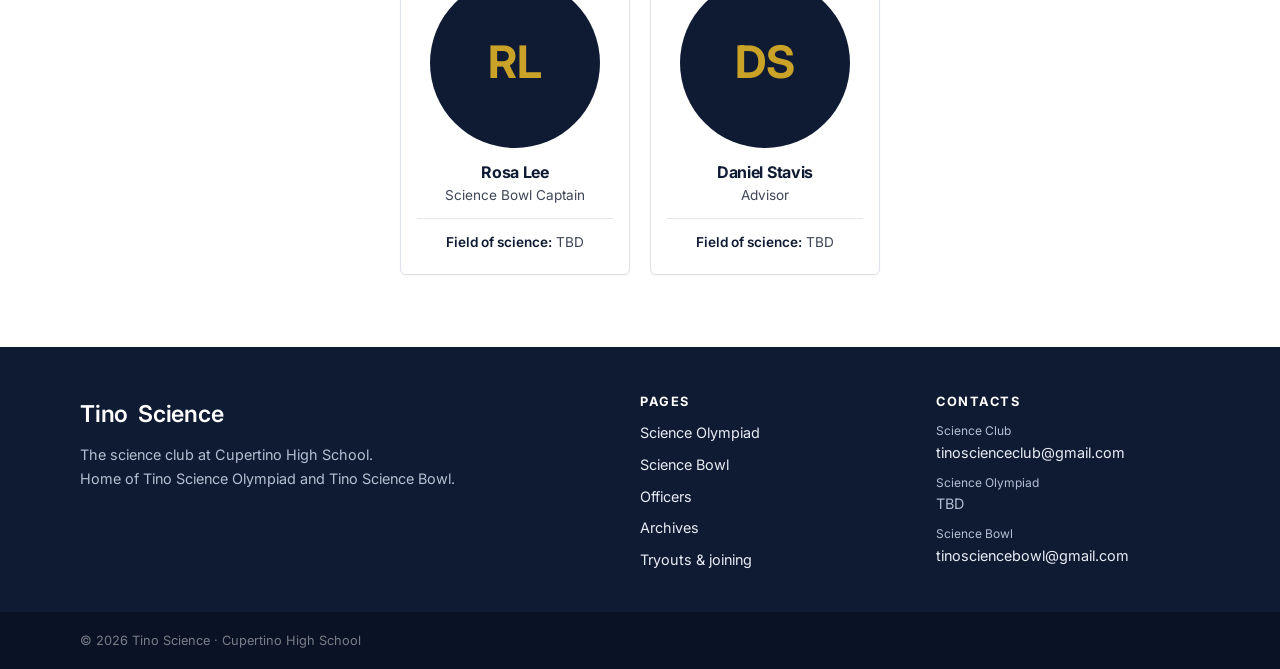
<file: team.html>
<!DOCTYPE html>
<html lang="en">
<head>
  <meta charset="UTF-8">
  <meta name="viewport" content="width=device-width, initial-scale=1">
  <title>Officers — Tino Science</title>
  <meta name="description" content="The Tino Science officer team and advisor at Cupertino High School.">
  <meta name="theme-color" content="#0F1B33">
  <link rel="icon" href="images/logo.jpg">
  <link rel="preconnect" href="https://fonts.googleapis.com">
  <link rel="preconnect" href="https://fonts.gstatic.com" crossorigin>
  <link href="https://fonts.googleapis.com/css2?family=Inter:wght@400;500;600;700;800&display=swap" rel="stylesheet">
  <link rel="stylesheet" href="style.css">
</head>
<body id="top">
  <a class="skip-link" href="#main">Skip to content</a>

  <!-- top bar (same on every page) -->
  <div class="topbar">
    <div class="container">
      <a class="topbar-school" href="https://chs.fuhsd.org/" target="_blank" rel="noopener">Cupertino High School<span class="topbar-address">, 10100 Finch Ave, Cupertino, CA 95014</span></a>
      <div class="topbar-links">
        <button class="topbar-search" type="button" aria-expanded="false" aria-controls="site-search">
          <svg width="15" height="15" viewBox="0 0 24 24" fill="none" stroke="currentColor" stroke-width="2.5" stroke-linecap="round" aria-hidden="true"><circle cx="11" cy="11" r="7"/><path d="m20 20-3.5-3.5"/></svg>
          Search
        </button>
        <a href="index.html#contact">Contact us</a>
        <a class="topbar-cta" href="index.html#join">Join</a>
      </div>
    </div>
  </div>

  <!-- search panel: opens under the top bar when "search" is clicked. script.js fills in the results -->
  <div class="search-panel" id="site-search" hidden>
    <div class="container">
      <label class="search-label" for="search-input">Search this site</label>
      <input id="search-input" type="search" placeholder="Try &quot;tryouts&quot;, &quot;Room&quot; or &quot;Astronomy&quot;" autocomplete="off">
      <p class="search-status" aria-live="polite"></p>
      <ul class="search-results"></ul>
    </div>
  </div>

  <!-- navigation (same on every page) -->
  <header class="nav">
    <div class="container">
      <a class="brand" href="index.html"><img src="images/logo-mark.jpg" alt="" width="40" height="40">Tino<span>Science</span></a>
      <button class="nav-toggle" aria-expanded="false" aria-controls="nav-links" aria-label="Open menu">
        <svg width="22" height="22" viewBox="0 0 24 24" fill="none" stroke="currentColor" stroke-width="2" stroke-linecap="round" aria-hidden="true"><path d="M4 7h16M4 12h16M4 17h16"/></svg>
      </button>
      <ul class="nav-links" id="nav-links">
        <li><a href="index.html">Home</a></li>
        <li><a href="scioly.html">Science Olympiad</a></li>
        <li><a href="scibowl.html">Science Bowl</a></li>
        <li><a href="team.html">Officers</a></li>
        <li><a href="archive.html">Archives</a></li>
      </ul>
    </div>
  </header>

  <main id="main">

    <section class="page-hero">
      <div class="container">
        <h1>Officers</h1>
      </div>
    </section>

    <!-- officer team. presidents sit on top in bigger cards; every other role has its own group.
         to add an officer, copy one <div class="card officer"> block into the right group.
         to add a new role, copy a whole <div class="officer-group"> block and change its title.
         to use a photo, replace the initials inside .avatar with
         <img src="images/officers/name.jpg" alt="">
         field of science: replace "tbd" inside <p class="bio"> with thier field, like astronomy -->
    <section class="section" id="officers">
      <div class="container">
        <div class="officer-groups officer-groups-lead reveal">
          <div class="officer-group officer-lead">
            <h2 class="officer-group-title">Presidents</h2>
            <div class="officer-cards">
              <div class="card officer">
                <div class="avatar">ZA</div>
                <h3>Ziya Ahmad</h3>
                <p class="role">President</p>
                <p class="bio"><span class="bio-label">Field of science:</span> TBD</p>
              </div>
              <div class="card officer">
                <div class="avatar">NK</div>
                <h3>Netra Khot</h3>
                <p class="role">President</p>
                <p class="bio"><span class="bio-label">Field of science:</span> TBD</p>
              </div>
            </div>
          </div>
        </div>
        <div class="officer-groups reveal">
          <div class="officer-group">
            <h2 class="officer-group-title">Vice President</h2>
            <div class="officer-cards">
              <div class="card officer">
                <div class="avatar">PB</div>
                <h3>Pranav Burra</h3>
                <p class="role">Vice President</p>
                <p class="bio"><span class="bio-label">Field of science:</span> TBD</p>
              </div>
            </div>
          </div>
          <div class="officer-group">
            <h2 class="officer-group-title">Secretary</h2>
            <div class="officer-cards">
              <div class="card officer">
                <div class="avatar">AK</div>
                <h3>Ayana Kadkol</h3>
                <p class="role">Secretary</p>
                <p class="bio"><span class="bio-label">Field of science:</span> TBD</p>
              </div>
            </div>
          </div>
          <div class="officer-group">
            <h2 class="officer-group-title">Treasurer</h2>
            <div class="officer-cards">
              <div class="card officer">
                <div class="avatar">WD</div>
                <h3>Walker Deng</h3>
                <p class="role">Treasurer</p>
                <p class="bio"><span class="bio-label">Field of science:</span> TBD</p>
              </div>
            </div>
          </div>
          <div class="officer-group">
            <h2 class="officer-group-title">Public Relations</h2>
            <div class="officer-cards">
              <div class="card officer">
                <div class="avatar">CL</div>
                <h3>Claire Li</h3>
                <p class="role">Public Relations</p>
                <p class="bio"><span class="bio-label">Field of science:</span> TBD</p>
              </div>
            </div>
          </div>
          <div class="officer-group">
            <h2 class="officer-group-title">Science Olympiad Captains</h2>
            <div class="officer-cards">
              <div class="card officer">
                <div class="avatar">JY</div>
                <h3>Jayden Yip</h3>
                <p class="role">Science Olympiad Captain</p>
                <p class="bio"><span class="bio-label">Field of science:</span> TBD</p>
              </div>
              <div class="card officer">
                <div class="avatar">PJ</div>
                <h3>Prisha Jain</h3>
                <p class="role">Science Olympiad Captain</p>
                <p class="bio"><span class="bio-label">Field of science:</span> TBD</p>
              </div>
            </div>
          </div>
          <div class="officer-group">
            <h2 class="officer-group-title">Research Competition Officers</h2>
            <div class="officer-cards">
              <div class="card officer">
                <div class="avatar">PG</div>
                <h3>Pari Gupta</h3>
                <p class="role">Research Competition Officer</p>
                <p class="bio"><span class="bio-label">Field of science:</span> TBD</p>
              </div>
              <div class="card officer">
                <div class="avatar">RV</div>
                <h3>Rohan Vellamcheti</h3>
                <p class="role">Research Competition Officer</p>
                <p class="bio"><span class="bio-label">Field of science:</span> TBD</p>
              </div>
            </div>
          </div>
          <div class="officer-group">
            <h2 class="officer-group-title">Science Bowl Captain</h2>
            <div class="officer-cards">
              <div class="card officer">
                <div class="avatar">RL</div>
                <h3>Rosa Lee</h3>
                <p class="role">Science Bowl Captain</p>
                <p class="bio"><span class="bio-label">Field of science:</span> TBD</p>
              </div>
            </div>
          </div>
          <div class="officer-group">
            <h2 class="officer-group-title">Advisor</h2>
            <div class="officer-cards">
              <div class="card officer">
                <div class="avatar">DS</div>
                <h3>Daniel Stavis</h3>
                <p class="role">Advisor</p>
                <p class="bio"><span class="bio-label">Field of science:</span> TBD</p>
              </div>
            </div>
          </div>
        </div>
      </div>
    </section>

  </main>

  <!-- footer (same on every page) -->
  <footer class="footer">
    <div class="container">
      <div class="footer-grid">
        <div>
          <a class="brand" href="index.html">Tino<span>Science</span></a>
          <p>The science club at Cupertino High School.<br>Home of Tino Science Olympiad and Tino Science Bowl.</p>
        </div>
        <div>
          <h4>Pages</h4>
          <ul>
            <li><a href="scioly.html">Science Olympiad</a></li>
            <li><a href="scibowl.html">Science Bowl</a></li>
            <li><a href="team.html">Officers</a></li>
            <li><a href="archive.html">Archives</a></li>
            <li><a href="index.html#join">Tryouts &amp; joining</a></li>
          </ul>
        </div>
        <div>
          <h4>Contacts</h4>
          <ul>
            <li><span class="footer-label">Science Club</span><a href="mailto:tinoscienceclub@gmail.com">tinoscienceclub@gmail.com</a></li>
            <li><span class="footer-label">Science Olympiad</span>TBD</li>
            <li><span class="footer-label">Science Bowl</span><a href="mailto:tinosciencebowl@gmail.com">tinosciencebowl@gmail.com</a></li>
          </ul>
        </div>
      </div>
      <div class="footer-bottom">
        <span>© <span data-year>2026</span> Tino Science · Cupertino High School</span>
      </div>
    </div>
  </footer>

  <script src="script.js"></script>
</body>
</html>
</file>
<file: style.css>
/* tino science - site styles
   everything in :root is a "design token". change a value here and it
   updates on every page. to switch the accent from gold to teal, change
   --accent to #1f8a8a and --accent-text to #176b6b */
:root {
  --navy: #0F1B33;
  --navy-2: #182847;          /* slighty lighter navy, used in gradients */
  --bg: #FFFFFF;
  --surface: #FFFFFF;
  --border: #DDE1E8;
  --text: #3D4656;
  --heading: #0F1B33;
  --accent: #C9A227;          /* gold. alternative: teal #1f8a8a */
  --accent-text: #8A6E12;     /* darker gold for small text on light backgrounds */
  --accent-soft: rgba(201, 162, 39, 0.14);
  --on-navy-muted: #B6BFD1;   /* body text on navy */
  --radius: 6px;
  --max: 1120px;
  --font-head: "Inter", system-ui, sans-serif;
  --font-body: "Inter", system-ui, sans-serif;
}

*, *::before, *::after { box-sizing: border-box; }

html { scroll-behavior: smooth; }

/* leave room for the sticky nav when a menu link scrolls to a section */
section[id] { scroll-margin-top: 72px; }

body {
  margin: 0;
  font-family: var(--font-body);
  font-size: 1rem;
  line-height: 1.65;
  color: var(--text);
  background: var(--bg);
  -webkit-font-smoothing: antialiased;
}

img { max-width: 100%; display: block; }

a { color: var(--heading); }

h1, h2, h3, h4 {
  font-family: var(--font-head);
  color: var(--heading);
  line-height: 1.12;
  margin: 0 0 0.5em;
  letter-spacing: -0.015em;
}
h1 { font-size: clamp(2.5rem, 6vw, 4.5rem); line-height: 1.02; font-weight: 700; }
h2 { font-size: clamp(1.75rem, 3.2vw, 2.5rem); font-weight: 700; }
h3 { font-size: 1.25rem; font-weight: 700; }
p  { margin: 0 0 1em; }
ul { padding-left: 1.2em; }
li { margin-bottom: 0.4em; }

.container {
  width: min(var(--max), 100% - 32px);
  margin-inline: auto;
}

.section { padding: 72px 0; }
.section + .section { padding-top: 0; }
.section-head { max-width: 640px; margin-bottom: 36px; }
.section-head p { font-size: 1.05rem; }
/* contact intro is one sentence, so let it run wider and stay on one line */
#contact .section-head { max-width: none; }

/* small uppercase label above headings */
.eyebrow {
  display: block;
  font-family: var(--font-body);
  font-size: 0.75rem;
  font-weight: 700;
  letter-spacing: 0.14em;
  text-transform: uppercase;
  color: var(--accent-text);
  margin-bottom: 12px;
}
.on-navy .eyebrow { color: var(--accent); }

/* skip link for keyboard users */
.skip-link {
  position: absolute; left: -999px; top: 8px;
  background: var(--accent); color: var(--navy);
  padding: 8px 12px; border-radius: 8px; z-index: 100;
}
.skip-link:focus { left: 8px; }

/* navigation */
.nav {
  background: var(--navy);
  position: sticky;
  top: 0;
  z-index: 50;
  border-bottom: 1px solid rgba(255, 255, 255, 0.08);
}
.nav .container {
  display: flex;
  align-items: center;
  justify-content: space-between;
  min-height: 64px;
  gap: 16px;
}
.brand {
  font-family: var(--font-head);
  font-weight: 700;
  font-size: 1.3rem;
  color: #fff;
  text-decoration: none;
  letter-spacing: -0.01em;
  display: flex;
  align-items: center;
  gap: 10px;
}
.brand span { color: var(--accent); font-weight: 1200; }
.brand img { width: 30px; height: 30px; border-radius: 50%; }

.nav-links {
  display: flex;
  align-items: center;
  gap: 4px;
  list-style: none;
  margin: 0;
  padding: 0;
}
.nav-links a {
  display: inline-block;
  color: #E8ECF4;
  text-decoration: none;
  font-weight: 500;
  font-size: 0.95rem;
  padding: 8px 12px;
  border-radius: 8px;
}
.nav-links a:hover { color: #fff; background: rgba(255, 255, 255, 0.07); }
.nav-links a[aria-current] { color: var(--accent); }
.nav-links .nav-cta a {
  margin-left: 8px;
  background: var(--accent);
  color: var(--navy);
  font-weight: 700;
  padding: 9px 16px;
  border-radius: 999px;
}
.nav-links .nav-cta a:hover { background: #d9b33a; }

.nav-toggle {
  display: none;
  background: none;
  border: 1px solid rgba(255, 255, 255, 0.25);
  color: #fff;
  border-radius: 8px;
  padding: 8px 10px;
  cursor: pointer;
}
.nav-toggle svg { display: block; }

/* buttons */
.btn {
  display: inline-flex;
  align-items: center;
  gap: 8px;
  font-family: var(--font-body);
  font-weight: 700;
  font-size: 0.95rem;
  padding: 13px 24px;
  border-radius: 999px;
  text-decoration: none;
  border: 2px solid transparent;
  cursor: pointer;
  transition: transform 0.15s ease, background 0.15s ease;
}
.btn:hover { transform: translateY(-1px); }
.btn-primary { background: var(--accent); color: var(--navy); }
.btn-primary:hover { background: #d9b33a; }
.btn-outline { border-color: var(--navy); color: var(--navy); background: transparent; }
.btn-outline:hover { background: var(--navy); color: #fff; }
.on-navy .btn-outline { border-color: rgba(255, 255, 255, 0.5); color: #fff; }
.on-navy .btn-outline:hover { background: #fff; color: var(--navy); }

.text-link {
  font-weight: 700;
  color: var(--heading);
  text-decoration: none;
  border-bottom: 2px solid var(--accent);
}
.text-link:hover { color: var(--accent-text); }

/* hero (homepage) */
.on-navy { background: var(--navy); color: var(--on-navy-muted); }
.on-navy h1, .on-navy h2, .on-navy h3 { color: #fff; }
.on-navy a { color: #fff; }

.hero {
  position: relative;
  overflow: hidden;
  background:
    radial-gradient(60% 60% at 82% 40%, rgba(201, 162, 39, 0.16) 0%, rgba(201, 162, 39, 0) 70%),
    linear-gradient(180deg, var(--navy) 0%, var(--navy-2) 100%);
}
.hero-grid {
  display: grid;
  grid-template-columns: 1.1fr 0.9fr;
  align-items: center;
  gap: 48px;
  padding: 72px 0 56px;
}
.hero-copy p.lead {
  font-size: 1.1rem;
  max-width: 560px;
  margin: 24px 0 28px;
}
.hero-actions { display: flex; flex-wrap: wrap; align-items: center; gap: 16px; }
.icon-links { display: flex; gap: 8px; margin-left: 4px; }
.icon-links a {
  display: inline-flex;
  width: 44px; height: 44px;
  align-items: center; justify-content: center;
  border-radius: 50%;
  border: 1px solid rgba(255, 255, 255, 0.25);
  color: #fff;
}
.icon-links a:hover { background: rgba(255, 255, 255, 0.1); border-color: var(--accent); color: var(--accent); }
.icon-links svg { width: 20px; height: 20px; }

/* 3d element container. on phones this is hidden (see media queries) */
.hero-visual {
  position: relative;
  width: 100%;
  max-width: 520px;
  aspect-ratio: 1 / 1;
  margin-inline: auto;
  touch-action: none;
}
.hero-visual canvas { display: block; width: 100% !important; height: 100% !important; cursor: grab; }
.hero-visual canvas:active { cursor: grabbing; }
.hero-visual .atom-fallback { display: none; width: 100%; height: 100%; }
.hero-visual.is-fallback .atom-fallback { display: block; }
.hero-visual .hint {
  position: absolute; bottom: -4px; left: 50%; transform: translateX(-50%);
  font-size: 0.72rem; letter-spacing: 0.08em; text-transform: uppercase;
  color: rgba(255, 255, 255, 0.4);
  white-space: nowrap;
}
.hero-visual.is-fallback .hint { display: none; }

/* stats row, sits at the bottom of the hero */
.stats {
  display: grid;
  grid-template-columns: repeat(4, 1fr);
  gap: 24px;
  padding: 32px 0 56px;
  border-top: 1px solid rgba(255, 255, 255, 0.12);
}
.stat-number {
  font-family: var(--font-head);
  font-weight: 700;
  font-size: clamp(1.8rem, 3vw, 2.4rem);
  color: var(--accent);
  line-height: 1;
  margin-bottom: 6px;
}
.stat-label { font-size: 0.9rem; color: var(--on-navy-muted); }

/* page hero (sub-pages) */
.page-hero {
  background: linear-gradient(180deg, var(--navy) 0%, var(--navy-2) 100%);
  padding: 64px 0 56px;
}
.page-hero h1 { font-size: clamp(2.2rem, 5vw, 3.6rem); }
.page-hero .lead { font-size: 1.1rem; max-width: 640px; margin: 16px 0 0; }
.page-hero .hero-actions { margin-top: 28px; }

/* cards and grids */
.card {
  background: var(--surface);
  border: 1px solid var(--border);
  border-radius: var(--radius);
  padding: 28px;
}
.card h3 { margin-top: 0; }
.card > :last-child { margin-bottom: 0; }

.grid-2 { display: grid; grid-template-columns: repeat(2, 1fr); gap: 24px; }
.grid-3 { display: grid; grid-template-columns: repeat(3, 1fr); gap: 24px; }
.grid-4 { display: grid; grid-template-columns: repeat(4, 1fr); gap: 24px; }

/* team cards on the homepage */
.team-card { padding: 0; overflow: hidden; display: flex; flex-direction: column; }
.team-card .media { aspect-ratio: 16 / 10; }
.team-card .card-body { padding: 28px; display: flex; flex-direction: column; flex: 1; }
.team-card .card-body p { flex: 1; }
.team-card h3 { font-size: 1.5rem; }

/* image box. if the image file is missing, a placeholder shows insted */
.media {
  position: relative;
  background: linear-gradient(135deg, #1a2a4d, #0F1B33);
  overflow: hidden;
  border-radius: var(--radius);
}
.media img { width: 100%; height: 100%; object-fit: cover; }
.media.is-missing img { display: none; }
.media.is-missing::after {
  content: attr(data-placeholder);
  position: absolute; inset: 0;
  display: flex; align-items: center; justify-content: center;
  text-align: center; padding: 24px;
  color: rgba(255, 255, 255, 0.6);
  font-size: 0.85rem; letter-spacing: 0.06em; text-transform: uppercase;
}
.media.is-missing::before {
  content: "";
  position: absolute; inset: 0;
  background-image:
    radial-gradient(circle at 70% 30%, rgba(201, 162, 39, 0.25), transparent 45%);
}
.team-card .media { border-radius: 0; }
figure.media { margin: 0; }
figure.media figcaption {
  position: absolute; left: 0; right: 0; bottom: 0;
  padding: 12px 16px;
  background: linear-gradient(transparent, rgba(15, 27, 51, 0.8));
  color: #fff; font-size: 0.85rem;
}
.photo-16x9 { aspect-ratio: 16 / 9; }

/* feature list cards (like "why join") */
.feature { display: flex; gap: 16px; align-items: flex-start; }
.feature .num {
  flex: 0 0 40px; height: 40px;
  display: flex; align-items: center; justify-content: center;
  border-radius: 50%;
  background: var(--accent-soft);
  color: var(--accent-text);
  font-family: var(--font-head); font-weight: 700;
}
.feature h3 { font-size: 1.05rem; margin-bottom: 4px; }
.feature p { font-size: 0.95rem; margin: 0; }

/* upcoming competitions */
.event { display: flex; flex-direction: column; gap: 10px; }
.event .when {
  font-family: var(--font-head); font-weight: 700; font-size: 1.1rem; color: var(--accent-text);
}
.event h3 { font-size: 1.15rem; margin: 0; }
.event p { margin: 0; font-size: 0.95rem; }
.pill {
  display: inline-block;
  font-size: 0.72rem; font-weight: 700; letter-spacing: 0.08em; text-transform: uppercase;
  padding: 4px 10px; border-radius: 999px;
  background: var(--accent-soft); color: var(--accent-text);
  align-self: flex-start;
}
.pill.navy { background: var(--navy); color: #fff; }

/* competition table */
.table-wrap { overflow-x: auto; }
table.schedule {
  width: 100%;
  border-collapse: collapse;
  font-size: 0.95rem;
  min-width: 520px;
}
table.schedule th, table.schedule td {
  text-align: left;
  padding: 14px 16px;
  border-bottom: 1px solid var(--border);
  vertical-align: top;
}
table.schedule th {
  font-size: 0.75rem; letter-spacing: 0.1em; text-transform: uppercase;
  color: var(--accent-text);
}
table.schedule tr:last-child td { border-bottom: 0; }
table.schedule td:first-child { font-weight: 600; color: var(--heading); white-space: nowrap; }

/* officers */
.officer-grid { display: grid; grid-template-columns: repeat(auto-fill, minmax(170px, 1fr)); gap: 20px; }
.officer { text-align: center; padding: 24px 16px; }
.avatar {
  width: 72px; height: 72px;
  margin: 0 auto 14px;
  border-radius: 50%;
  background: var(--navy);
  color: var(--accent);
  display: flex; align-items: center; justify-content: center;
  font-family: var(--font-head); font-weight: 700; font-size: 1.3rem;
  overflow: hidden;
}
.avatar img { width: 100%; height: 100%; object-fit: cover; }
.officer h3 { font-size: 1rem; margin-bottom: 2px; }
.officer .role { font-size: 0.85rem; margin: 0; }

/* contact */
.contact-list { list-style: none; padding: 0; margin: 0; }
.contact-list li { display: flex; gap: 12px; align-items: flex-start; margin-bottom: 12px; }
.contact-list svg { width: 20px; height: 20px; flex: 0 0 20px; margin-top: 3px; color: var(--accent-text); }
.contact-list a { text-decoration: none; font-weight: 600; }
.contact-list a:hover { text-decoration: underline; }
.contact-list .label { display: block; font-size: 0.8rem; color: var(--text); }

/* long-form text blocks on team pages */
.prose { max-width: 720px; }
.prose p { font-size: 1.05rem; }
.prose h2 { margin-top: 0; }

/* callout box */
.callout {
  border-left: 4px solid var(--accent);
  background: var(--surface);
  border-radius: 0 var(--radius) var(--radius) 0;
  padding: 20px 24px;
}
.callout p:last-child { margin-bottom: 0; }

/* timeline on the join page */
.timeline { list-style: none; padding: 0; margin: 0; display: grid; gap: 0; }
.timeline li { display: grid; grid-template-columns: 24px 1fr; gap: 16px; padding-bottom: 28px; position: relative; }
.timeline li::before {
  content: ""; width: 14px; height: 14px; border-radius: 50%;
  background: var(--accent); margin-top: 6px; grid-column: 1; justify-self: center;
  box-shadow: 0 0 0 4px var(--accent-soft);
}
.timeline li::after {
  content: ""; position: absolute; left: 11px; top: 24px; bottom: 0; width: 2px; background: var(--border);
}
.timeline li:last-child::after { display: none; }
.timeline h3 { font-size: 1.05rem; margin-bottom: 2px; }
.timeline p { margin: 0; font-size: 0.95rem; }
.timeline .when { font-size: 0.78rem; font-weight: 700; letter-spacing: 0.1em; text-transform: uppercase; color: var(--accent-text); }

/* faq */
details.faq { border-bottom: 1px solid var(--border); padding: 18px 0; }
details.faq summary {
  cursor: pointer; font-weight: 700; color: var(--heading); font-family: var(--font-head); font-size: 1.05rem;
  list-style: none; display: flex; justify-content: space-between; align-items: center; gap: 16px;
}
details.faq summary::-webkit-details-marker { display: none; }
details.faq summary::after { content: "+"; color: var(--accent-text); font-size: 1.4rem; line-height: 1; }
details.faq[open] summary::after { content: "–"; }
details.faq p { margin: 12px 0 0; }

/* cta band */
.cta-band { padding: 64px 0; }
.cta-band .container { display: flex; flex-wrap: wrap; align-items: center; justify-content: space-between; gap: 24px; }
.cta-band h2 { margin: 0 0 8px; }
.cta-band p { margin: 0; max-width: 520px; }

/* footer */
.footer { background: var(--navy); color: var(--on-navy-muted); padding: 48px 0 28px; font-size: 0.9rem; }
.footer-grid { display: grid; grid-template-columns: 2fr 1fr 1fr; gap: 32px; margin-bottom: 32px; }
.footer h4 { color: #fff; font-size: 0.8rem; letter-spacing: 0.12em; text-transform: uppercase; margin-bottom: 12px; }
.footer ul { list-style: none; padding: 0; margin: 0; }
.footer li { margin-bottom: 8px; }
.footer a { color: #E8ECF4; text-decoration: none; }
.footer a:hover { color: var(--accent); }
.footer .brand { margin-bottom: 10px; }
.footer-bottom {
  border-top: 1px solid rgba(255, 255, 255, 0.1);
  padding-top: 20px;
  display: flex; flex-wrap: wrap; justify-content: space-between; gap: 8px;
  font-size: 0.8rem;
  color: rgba(255, 255, 255, 0.45);
}

/* responsive */
@media (max-width: 960px) {
  .hero-grid { grid-template-columns: 1fr; gap: 32px; padding-top: 56px; }
  .hero-visual { max-width: 380px; }
  .grid-3, .grid-4 { grid-template-columns: repeat(2, 1fr); }
  .footer-grid { grid-template-columns: 1fr 1fr; }
}

@media (max-width: 720px) {
  .section { padding: 56px 0; }
  .nav-toggle { display: inline-flex; }
  .nav-links {
    display: none;
    position: absolute; left: 0; right: 0; top: 100%;
    flex-direction: column; align-items: stretch;
    background: var(--navy);
    padding: 8px 16px 16px;
    border-bottom: 1px solid rgba(255, 255, 255, 0.1);
  }
  .nav-links.open { display: flex; }
  .nav-links a { padding: 12px; }
  .nav-links .nav-cta a { margin: 8px 0 0; text-align: center; }

  /* the 3d element is hidden on phones to keep the page light and fast */
  .hero-visual { display: none; }
  .hero-grid { padding: 48px 0 40px; }
  .stats { grid-template-columns: repeat(2, 1fr); padding: 28px 0 44px; }
  .grid-2, .grid-3, .grid-4 { grid-template-columns: 1fr; }
  .card { padding: 22px; }
  .team-card .card-body { padding: 22px; }
  .footer-grid { grid-template-columns: 1fr; gap: 24px; }
  .page-hero { padding: 48px 0 40px; }
}

@media (prefers-reduced-motion: reduce) {
  html { scroll-behavior: auto; }
  .btn:hover { transform: none; }
}

/* small extras */
.grid-5 { display: grid; grid-template-columns: repeat(5, 1fr); gap: 16px; }
.subject { text-align: center; padding: 20px 12px; }
.subject .avatar { font-size: 1.1rem; width: 56px; height: 56px; margin-bottom: 10px; }
.subject h3 { font-size: 0.95rem; margin: 0; }
.avatar.sm { width: 40px; height: 40px; font-size: 0.85rem; margin: 0; flex: 0 0 40px; }
.mt { margin-top: 24px; }

/* archives page: one .season block per school year, with results and a photo grid */
.season + .season { margin-top: 48px; padding-top: 40px; border-top: 1px solid var(--border); }
.season-title { font-size: 1.5rem; margin-bottom: 16px; }
.results { margin: 0 0 24px; }
.gallery { display: grid; grid-template-columns: repeat(3, 1fr); gap: 16px; }
.gallery .media { aspect-ratio: 4 / 3; }
@media (max-width: 960px) { .gallery { grid-template-columns: repeat(2, 1fr); } }
@media (max-width: 500px) { .gallery { grid-template-columns: 1fr; } }
@media (max-width: 960px) { .grid-5 { grid-template-columns: repeat(3, 1fr); } }
@media (max-width: 720px) { .grid-5 { grid-template-columns: repeat(2, 1fr); } }

/* keep the six nav links on one line on tablets and small laptops */
.nav-links a { white-space: nowrap; }
@media (min-width: 721px) and (max-width: 900px) {
  .nav-links { gap: 0; }
  .nav-links a { font-size: 0.85rem; padding: 8px 6px; }
  .nav-links .nav-cta a { padding: 8px 14px; margin-left: 6px; }
}

/* feature rows: one pictuer + one short discription, side by side.
   add class "flip" to put the picture on the left */
.feature-row {
  display: grid;
  grid-template-columns: 5fr 7fr;
  align-items: center;
  gap: 56px;
  margin-bottom: 88px;
}
.feature-row.flip { grid-template-columns: 7fr 5fr; }
.feature-row.flip .feature-text { order: 2; }
.feature-text h3 { font-size: clamp(1.4rem, 2.4vw, 1.9rem); margin-bottom: 14px; }
.feature-text p, .feature-text li { font-size: 1.02rem; }
.feature-media {
  margin: 0;
  aspect-ratio: 4 / 3;
  border-radius: 24px;
  overflow: hidden;
  background: var(--navy);
  box-shadow: 0 24px 48px -24px rgba(15, 27, 51, 0.45);
}
.feature-media img { width: 100%; height: 100%; object-fit: cover; }
/* small light label in the bottom corner of a picture, e.g. "2025–26 team" */
.feature-media.has-tag { position: relative; }
.photo-tag {
  position: absolute; right: 12px; bottom: 10px; z-index: 1;
  font-size: 0.8rem; font-weight: 400; letter-spacing: 0.02em;
  color: rgba(255, 255, 255, 0.9);
  text-shadow: 0 1px 3px rgba(0, 0, 0, 0.7);
}

/* navy number panel, used where theres no photo yet */
.stat-panel {
  display: flex; flex-direction: column; justify-content: center;
  padding: 40px 48px;
  background:
    radial-gradient(70% 70% at 85% 15%, rgba(201, 162, 39, 0.28), transparent 60%),
    linear-gradient(135deg, var(--navy-2), var(--navy));
}
.stat-big {
  font-family: var(--font-head); font-weight: 700; line-height: 1;
  font-size: clamp(4rem, 11vw, 8rem); letter-spacing: -0.03em;
  color: var(--accent);
}
.stat-small { margin-top: 16px; max-width: 320px; font-size: 1.1rem; color: #DFE6F5; }

.check-list { list-style: none; padding: 0; margin: 0 0 20px; }
.check-list li { position: relative; padding-left: 26px; margin-bottom: 8px; }
.check-list li::before {
  content: ""; position: absolute; left: 2px; top: 0.5em;
  width: 10px; height: 10px; border-radius: 50%; background: var(--accent);
}
.chips { list-style: none; padding: 0; margin: 0; display: flex; flex-wrap: wrap; gap: 8px; }
/* an empty <li class="chip-break"> forces the chips after it onto a new row */
.chips li.chip-break { flex-basis: 100%; height: 0; padding: 0; margin: 0; border: 0; background: none; }
.chips li.chip-break ~ li { margin-top: -8px; } /* keeps the row spacing the same as the gap bewteen chips */
.chips li {
  margin: 0; padding: 6px 14px; border-radius: 999px;
  background: var(--accent-soft); color: var(--accent-text);
  font-weight: 700; font-size: 0.85rem;
}
.steps { padding-left: 1.2em; margin: 0; }
.steps li { margin-bottom: 12px; padding-left: 4px; }
.steps li::marker { font-family: var(--font-head); font-weight: 700; color: var(--accent-text); }
.faq-block { margin-top: 64px; }

/* scroll animations. anything with class "reveal" fades and slides in when
   it scrolls into view. pictures in feature rows slide in from thier side.
   only active when javascript runs (html.js) and motion is allowed */
@media (prefers-reduced-motion: no-preference) {
  .js .reveal {
    opacity: 0;
    transform: translateY(28px);
    transition: opacity 0.7s ease, transform 0.7s cubic-bezier(0.2, 0.7, 0.2, 1);
  }
  .js .feature-media.reveal { transform: translateX(48px) scale(0.96); transition-delay: 0.12s; }
  .js .flip .feature-media.reveal { transform: translateX(-48px) scale(0.96); }
  .js .gallery .reveal:nth-child(3n+2) { transition-delay: 0.1s; }
  .js .gallery .reveal:nth-child(3n) { transition-delay: 0.2s; }
  .js .reveal.is-visible,
  .js .flip .feature-media.reveal.is-visible { opacity: 1; transform: none; }

  /* gold line that draws in under each feature label */
  .feature-text .eyebrow::after {
    content: ""; display: block; height: 2px; margin-top: 8px;
    width: 48px; background: var(--accent);
    transform-origin: left; transition: transform 0.6s ease 0.35s;
  }
  .js .feature-text.reveal .eyebrow::after { transform: scaleX(0); }
  .js .feature-text.reveal.is-visible .eyebrow::after { transform: scaleX(1); }

  .feature-media img, .gallery .media img { transition: transform 0.6s ease; }
  .feature-media:hover img, .gallery .media:hover img { transform: scale(1.04); }
}

@media (max-width: 960px) {
  .feature-row { gap: 32px; }
}
@media (max-width: 720px) {
  .feature-row { grid-template-columns: 1fr; gap: 20px; margin-bottom: 56px; }
  .feature-row.flip { grid-template-columns: 1fr; }
  .feature-row.flip .feature-text { order: 0; }
  .stat-panel { padding: 28px; aspect-ratio: 16 / 10; }
  .js .feature-media.reveal, .js .flip .feature-media.reveal { transform: translateY(28px); }
  .faq-block { margin-top: 40px; }
}

/* stop sliding-in pictures from causing sideways scroll */
main { overflow-x: clip; }

/* info cards on the homepage (when, where, advisor) */
.info h3 { font-size: 1.5rem; margin-bottom: 6px; }
.info p { font-size: 0.95rem; }

/* clean, institutional look: white pages, a slim navy top bar, a white menu
   bar, squared buttons and plain page titles */
h1, h2, h3, h4 { letter-spacing: -0.02em; }
h1 { font-weight: 800; }

/* slim top bar with teh school name and teh join button */
.topbar { background: var(--navy); color: #fff; font-size: 0.82rem; }
.topbar .container { display: flex; align-items: stretch; justify-content: space-between; min-height: 36px; }
.topbar span { display: flex; align-items: center; }
.topbar-links { display: flex; align-items: stretch; }
.topbar-links a { display: flex; align-items: center; padding: 0 16px; color: #fff; text-decoration: none; font-weight: 500; }
.topbar-links a:hover { text-decoration: underline; }
.topbar-links .topbar-cta { background: var(--accent); color: var(--navy); font-weight: 700; }

/* white menu bar */
.nav { background: #fff; border-bottom: 1px solid var(--border); }
.nav .container { min-height: 68px; }
.brand { color: var(--navy); font-weight: 600; font-size: 1.45rem; }   /* font-weight: 400 is thin, 600 is semi bold, 700 is bold */
.nav-links { gap: 8px; }
.nav-links a { color: var(--heading); border-radius: 0; padding: 8px 10px; border-bottom: 3px solid transparent; }
.nav-links a:hover { color: var(--heading); background: none; border-bottom-color: var(--border); }
.nav-links a[aria-current] { color: var(--heading); font-weight: 700; border-bottom-color: var(--accent); }
.nav-toggle { border-color: var(--border); color: var(--navy); }

/* squared buttons and tags */
.btn { border-radius: 4px; padding: 12px 22px; }
.pill, .chips li { border-radius: 4px; }
.feature-media { border-radius: 8px; box-shadow: none; }
.card { box-shadow: 0 1px 2px rgba(15, 27, 51, 0.04); }

/* plain page title on the inner pages, with a rule underneeth */
.page-hero { background: #fff; padding: 56px 0 0; }
.page-hero .container { padding-bottom: 40px; border-bottom: 1px solid var(--border); }
.page-hero h1 { font-size: clamp(2rem, 4vw, 2.75rem); margin-bottom: 0; }
.page-hero .lead { font-size: 1.1rem; margin-top: 14px; }
.page-hero + .section { padding-top: 56px; }

/* links in running text: accent underline */
.prose a, .section p a, .steps a, .faq a { color: var(--heading); text-decoration: underline; text-decoration-color: var(--accent); text-decoration-thickness: 2px; text-underline-offset: 3px; }
.text-link { text-decoration: none !important; }

/* footer: darker strip along the bottom */
.footer { padding-bottom: 0; }
.footer-bottom { margin: 0 calc(50% - 50vw); padding: 18px calc(50vw - 50%); background: #0A1325; border-top: 0; }

@media (max-width: 720px) {
  .nav-links { background: #fff; border-bottom: 1px solid var(--border); }
  .nav-links a { border-bottom: 0; border-left: 3px solid transparent; }
  .nav-links a[aria-current] { border-left-color: var(--accent); }
  .page-hero { padding-top: 40px; }
}

/* science olympiad logo panel (homepage) and logo beside the page title */
.logo-panel { background: #F3F6FB; border: 1px solid var(--border); display: flex; align-items: center; justify-content: center; padding: 48px; }
.logo-panel img { width: 100%; height: auto; max-width: 460px; object-fit: contain; }
.feature-media.logo-panel:hover img { transform: none; }
.hero-with-logo { display: flex; align-items: center; justify-content: space-between; gap: 48px; }
/* both page logos sit in the same 260 x 140 box, so the two page headers
   take up the same space. "contain" shrinks each logo to fit without stretching */
.hero-logo { width: 260px; height: 140px; object-fit: contain; object-position: right center; flex: 0 0 auto; }

/* board listing all 23 science olympiad events, grouped by catagory */
.events-board { border: 1px solid var(--border); border-radius: 8px; padding: 28px 32px; background: #F8FAFC; }
.events-title { font-size: 1.15rem; margin-bottom: 20px; }
.event-group + .event-group { margin-top: 18px; padding-top: 18px; border-top: 1px solid var(--border); }
.event-group h5 { margin: 0 0 10px; font-size: 0.75rem; letter-spacing: 0.1em; text-transform: uppercase; color: var(--accent-text); font-family: var(--font-body); }
.events-board .chips li { background: #fff; border: 1px solid var(--border); color: var(--heading); font-weight: 600; }
@media (prefers-reduced-motion: no-preference) {
  .js .events-board.reveal { transform: translateX(48px); transition-delay: 0.12s; }
  .js .events-board.reveal.is-visible { transform: none; }
}
@media (max-width: 720px) {
  .hero-with-logo { flex-direction: column-reverse; align-items: flex-start; gap: 24px; }
  .hero-logo { width: 180px; height: 97px; object-position: left center; }
  .logo-panel { padding: 28px; }
  .events-board { padding: 20px; }
  .js .events-board.reveal { transform: translateY(28px); }
}

.feature-row:has(.events-board) { align-items: start; }

/* club logo next to the "tino science" name in the menu bar */
.nav .brand img { width: 40px; height: 40px; border-radius: 50%; border: 1px solid var(--border); }

/* moving glow behind the atom (homepage hero).
   two soft gold circles are drawn with ::before and ::after, blurred, and
   slowly drifted around by the @keyframes animations below */
.hero { background: linear-gradient(180deg, var(--navy) 0%, var(--navy-2) 100%); }
.hero > .container { position: relative; z-index: 1; }   /* keep text and atom above the glow */
.hero::before, .hero::after {
  content: "";
  position: absolute;
  border-radius: 50%;
  filter: blur(60px);
  pointer-events: none;
}
.hero::before {
  width: 520px; height: 520px;
  right: 6%; top: 8%;
  background: radial-gradient(circle, rgba(201, 162, 39, 0.38), rgba(201, 162, 39, 0) 70%);
  animation: glow-drift-a 16s ease-in-out infinite alternate;
}
.hero::after {
  width: 360px; height: 360px;
  right: 26%; top: 38%;
  background: radial-gradient(circle, rgba(240, 200, 90, 0.26), rgba(240, 200, 90, 0) 70%);
  animation: glow-drift-b 22s ease-in-out infinite alternate;
}
@keyframes glow-drift-a {
  0%   { transform: translate(0, 0) scale(1); }
  50%  { transform: translate(-90px, 50px) scale(1.15); }
  100% { transform: translate(40px, -40px) scale(0.95); }
}
@keyframes glow-drift-b {
  0%   { transform: translate(0, 0) scale(1); }
  50%  { transform: translate(120px, -60px) scale(0.9); }
  100% { transform: translate(-60px, 40px) scale(1.2); }
}
@media (prefers-reduced-motion: reduce) {
  .hero::before, .hero::after { animation: none; }
}
@media (max-width: 720px) {
  .hero::before { width: 320px; height: 320px; right: -80px; top: 0; }
  .hero::after { display: none; }
  .nav .brand img { width: 34px; height: 34px; }
}

/* the 23 event tiles on the science olympiad page.
   one color per category. to change a color, edit the five lines below */
.cat-life  { background: #2F6F68; }   /* life, personal & social science */
.cat-earth { background: #14335C; }   /* earth and space science */
.cat-phys  { background: #B5412F; }   /* physical science & chemistry */
.cat-tech  { background: #57602F; }   /* technology & engineering */
.cat-inq   { background: #5B3A6B; }   /* inquiry & nature of science */

/* two plain text columns at the top of the science olympiad and science bowl pages */
.info-pair { display: grid; grid-template-columns: 1fr 1fr; gap: 56px; margin-bottom: 72px; }
@media (max-width: 720px) { .info-pair { grid-template-columns: 1fr; gap: 32px; margin-bottom: 56px; } }
/* the summer bootcamp note on the scioly page: same gap below it as above it */
#scioly .callout { margin-bottom: 72px; }
@media (max-width: 720px) { #scioly .callout { margin-bottom: 56px; } }
#scioly .event-tiles { margin-bottom: 0; }
.events-intro { margin-bottom: 36px; }
.event-tiles {
  list-style: none; padding: 0; margin: 0 0 88px;
  /* three tiles per row. grid-auto-rows: 1fr makes every row the same height,
     so all the tiles are the same size */
  display: grid; grid-template-columns: repeat(3, 1fr); grid-auto-rows: 1fr; gap: 4px;
}
.event-tile { margin: 0; padding: 34px 28px 28px; color: #fff; display: flex; flex-direction: column; }
.event-tile h3 { color: #fff; text-align: center; font-size: 1.4rem; margin-bottom: 12px; }
/* flex: 1 makes the description fill the spare space, which pushes the white
   line and the category/format text to the same spot at the bottom of every tile */
.event-about { text-align: center; font-weight: 600; font-size: 1rem; line-height: 1.45; margin: 0 0 20px; flex: 1; }
.event-meta { margin: 0; padding-top: 14px; border-top: 1px solid rgba(255, 255, 255, 0.55); font-size: 0.88rem; line-height: 1.6; color: rgba(255, 255, 255, 0.92); }
@media (prefers-reduced-motion: no-preference) {
  .js .event-tile.reveal { transition-duration: 0.5s; }
  .js .event-tile.reveal:nth-child(3n+2) { transition-delay: 0.07s; }
  .js .event-tile.reveal:nth-child(3n) { transition-delay: 0.14s; }
}
@media (max-width: 1079px) { .event-tiles { grid-template-columns: repeat(2, 1fr); } }
/* on narrow two-column screens a long category can wrap onto a second line,
   so keep room for it in every tile and the white lines stay level */
@media (max-width: 760px) { .event-meta { min-height: calc(14px + 4.8em); } }
@media (max-width: 520px) {
  .event-tiles { grid-template-columns: 1fr; grid-auto-rows: auto; margin-bottom: 56px; }
  .event-meta { min-height: 0; }
}

/* hero without the stats row: a litle more room at the bottom */
.hero-grid { padding-bottom: 72px; }
@media (max-width: 720px) { .hero-grid { padding-bottom: 48px; } }

/* clickable section titles (homepage team rows) */
.title-link { color: inherit; text-decoration: none; background: linear-gradient(var(--accent), var(--accent)) left bottom / 0 3px no-repeat; transition: background-size 0.3s ease; padding-bottom: 2px; }
.title-link::after { content: " \2192"; color: var(--accent-text); display: inline-block; transition: transform 0.2s ease; }
.title-link:hover, .title-link:focus-visible { background-size: 100% 3px; }
.title-link:hover::after { transform: translateX(4px); }

/* science bowl logo panel: white, with the required credit line underneath */
.logo-panel-white { background: #fff; flex-direction: column; gap: 20px; }
.logo-panel-white img { max-width: 380px; }
.logo-panel figcaption { font-size: 0.75rem; line-height: 1.5; color: var(--text); text-align: center; max-width: 420px; }

/* top bar: school link, search, contact, join */
html { background: var(--navy); }          /* navy shows if the page is pulled past its top or bottom */
body { background: #fff; }
.topbar-school { display: flex; align-items: center; color: #fff; text-decoration: none; font-weight: 600; white-space: pre; }
.topbar-school:hover { text-decoration: underline; }
.topbar-address { font-weight: 400; }
.topbar-search {
  display: flex; align-items: center; gap: 6px;
  padding: 0 16px; border: 0; background: none; color: #fff;
  font: inherit; font-weight: 500; cursor: pointer;
}
.topbar-search:hover, .topbar-search[aria-expanded="true"] { background: rgba(255, 255, 255, 0.12); }

.search-panel { background: var(--navy-2); color: #fff; padding: 20px 0 24px; }
.search-label { display: block; font-size: 0.75rem; font-weight: 700; letter-spacing: 0.12em; text-transform: uppercase; color: var(--accent); margin-bottom: 8px; }
.search-panel input {
  width: 100%; padding: 12px 14px; font: inherit; font-size: 1rem;
  border: 2px solid transparent; border-radius: 4px; background: #fff; color: var(--heading);
}
.search-panel input:focus { outline: none; border-color: var(--accent); }
.search-status { margin: 10px 0 0; font-size: 0.85rem; color: var(--on-navy-muted); }
.search-status:empty { display: none; }
.search-results { list-style: none; margin: 12px 0 0; padding: 0; max-height: 50vh; overflow-y: auto; }
.search-results li { margin: 0; }
.search-results a {
  display: block; padding: 10px 12px; border-radius: 4px;
  color: #fff; text-decoration: none; border-top: 1px solid rgba(255, 255, 255, 0.1);
}
.search-results a:hover, .search-results a:focus-visible { background: rgba(255, 255, 255, 0.1); }
.search-page { display: block; font-size: 0.72rem; font-weight: 700; letter-spacing: 0.1em; text-transform: uppercase; color: var(--accent); }
.search-snippet { font-size: 0.95rem; }
.search-results mark { background: var(--accent); color: var(--navy); padding: 0 2px; border-radius: 2px; }
@media (max-width: 900px) { .topbar-address { display: none; } }
@media (max-width: 520px) {
  .topbar-search, .topbar-links a { padding: 0 10px; }
}
.topbar .topbar-address { display: inline; }
@media (max-width: 900px) { .topbar .topbar-address { display: none; } }

/* logo panels: plain white, no box around them */
.logo-panel { background: #fff; border: 0; }

/* flat atom picture in the hero */
.hero-visual .atom-flat { display: block; width: 100%; height: 100%; }

/* site name: "science" is the same color as "tino" (navy in the menu bar, white in the footer) */
.brand span { color: inherit; font-weight: inherit; }
.footer .brand { color: #fff; }

/* homepage team rows: both rows use the same two equal columns so their edges line up */
#teams .feature-row, #teams .feature-row.flip { grid-template-columns: 1fr 1fr; }
#teams .logo-panel { padding: 24px 0; aspect-ratio: auto; min-height: 320px; }
#teams .logo-panel img { max-width: 420px; }
@media (max-width: 720px) {
  #teams .feature-row, #teams .feature-row.flip { grid-template-columns: 1fr; }
  #teams .logo-panel { min-height: 0; }
}

/* homepage team descriptions: normal weight, slightly larger letters.
   to make them bolder again, change font-weight to 500 */
#teams .feature-text p { font-weight: 400; font-size: 1.08rem; }

/* team page: officers sorted into role groups, presidents on top and a little bigger */
.officer-groups { display: flex; flex-wrap: wrap; justify-content: center; gap: 36px 20px; }
.officer-groups-lead { margin-bottom: 48px; }
.officer-group { max-width: 100%; }
.officer-group-title {
  font-size: 0.78rem; letter-spacing: 0.12em; text-transform: uppercase;
  color: var(--accent-text); text-align: center; margin: 0 0 12px;
}
.officer-cards { display: flex; flex-wrap: wrap; justify-content: center; gap: 20px; }
.officer-cards .officer { width: 230px; max-width: 100%; }
.officer .bio { font-size: 0.85rem; margin: 12px 0 0; padding-top: 12px; border-top: 1px solid rgba(15, 27, 51, 0.1); }
.officer-lead .officer { width: 290px; padding: 32px 24px; }
.officer-lead .avatar { width: 96px; height: 96px; font-size: 1.7rem; }
.officer-lead h3 { font-size: 1.25rem; }
.officer-lead .role { font-size: 0.95rem; }
.officer-lead .bio { font-size: 0.92rem; }

/* footer contact: small label above each email */
.footer-label { display: block; font-size: 0.75rem; color: var(--on-navy-muted); }

/* team page: big round photo that fills most of the card */
.officer-cards .officer { padding: 20px 16px; }
.officer-cards .avatar { width: 170px; height: 170px; max-width: 100%; font-size: 2.8rem; margin-bottom: 16px; }
.officer-lead .officer { padding: 24px 20px; }
.officer-lead .avatar { width: 230px; height: 230px; font-size: 3.8rem; }
.bio-label { font-weight: 600; color: var(--heading); }

/* homepage hero: meeting day, room and advisor in a row under the headline */
.hero-facts { display: flex; flex-wrap: wrap; gap: 20px 40px; margin: 28px 0 32px; }
.hero-facts div { padding-left: 16px; border-left: 3px solid var(--accent); }
.hero-facts dt { font-size: 0.75rem; font-weight: 700; letter-spacing: 0.12em; text-transform: uppercase; color: var(--accent); margin-bottom: 4px; }
.hero-facts dd { margin: 0; font-family: var(--font-head); font-size: 1.3rem; font-weight: 700; color: #fff; }

/* homepage hero fills the whole screen under the two top bars (about 105px tall together),
   with its contents centered top-to-bottom. only on laptop/desktop widths */
@media (min-width: 961px) {
  .hero-grid { box-sizing: border-box; min-height: calc(100vh - 105px); min-height: calc(100svh - 105px); }
}
</file>
